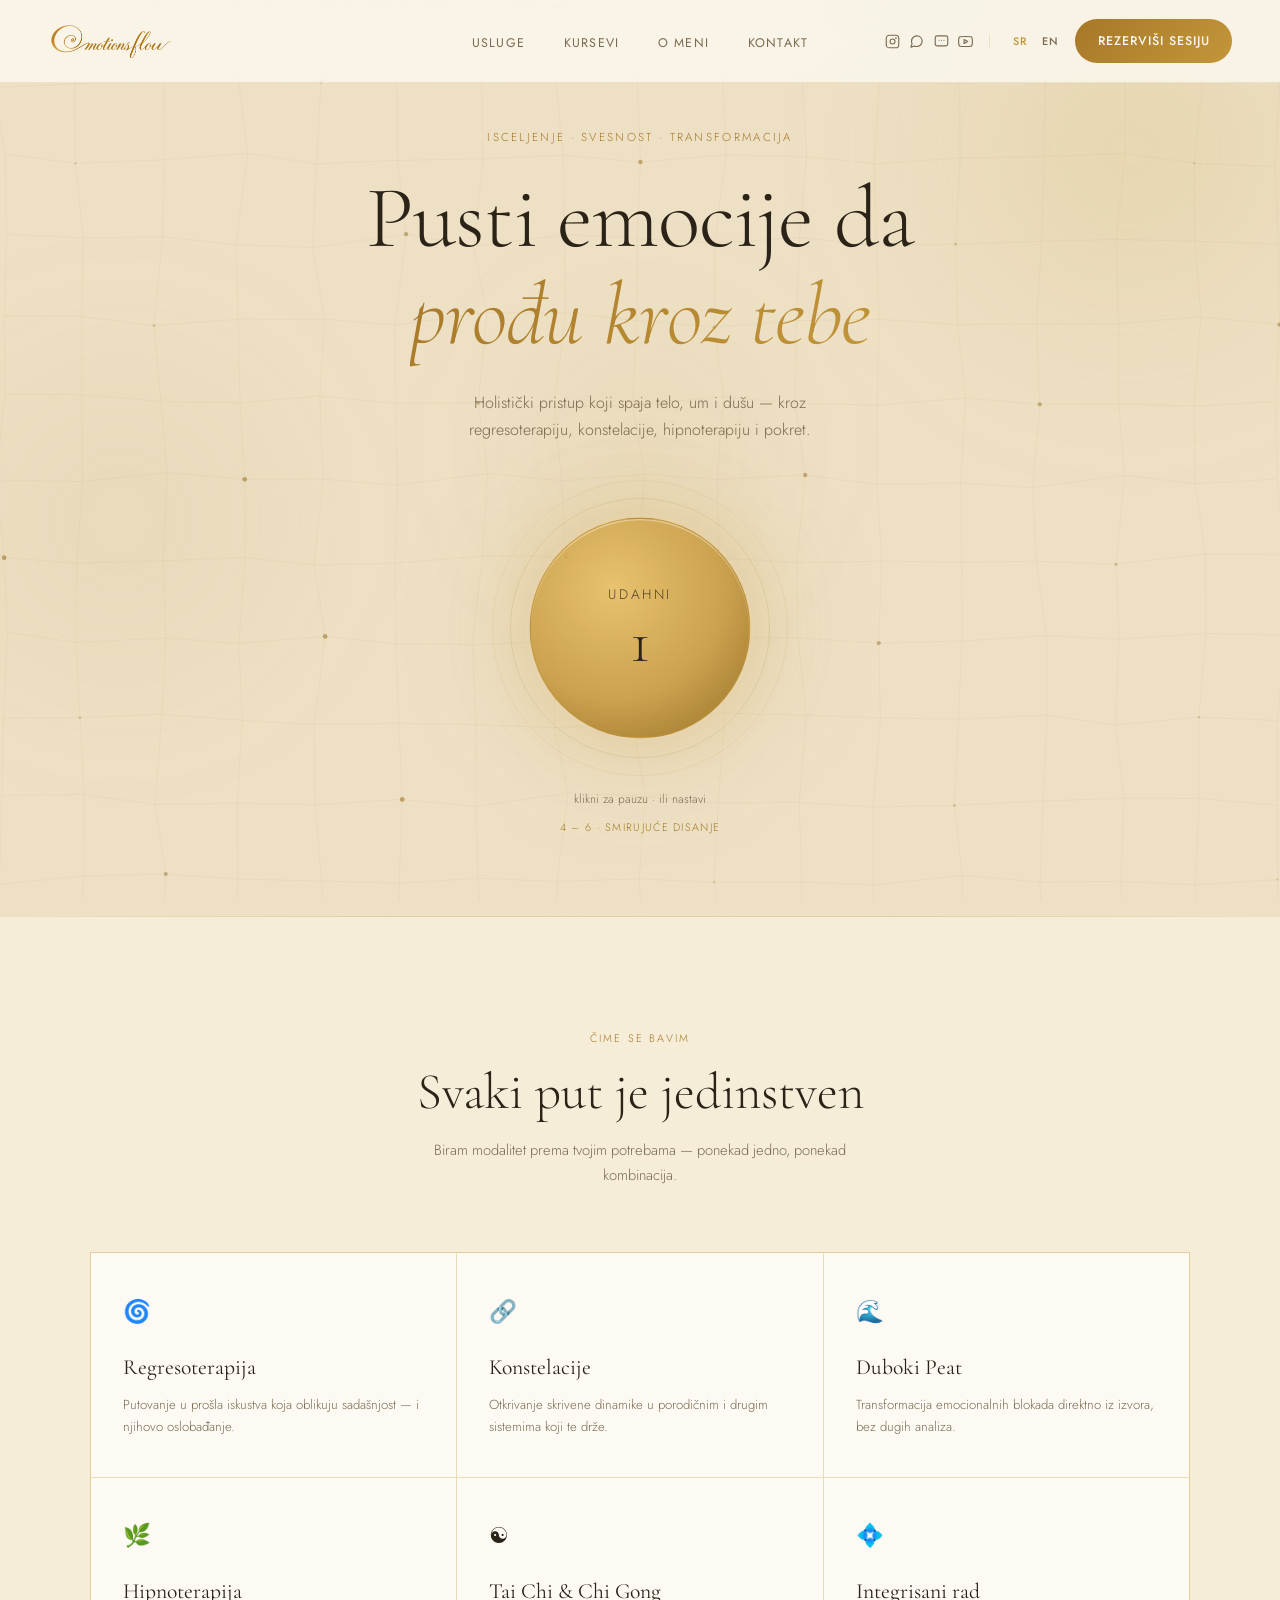
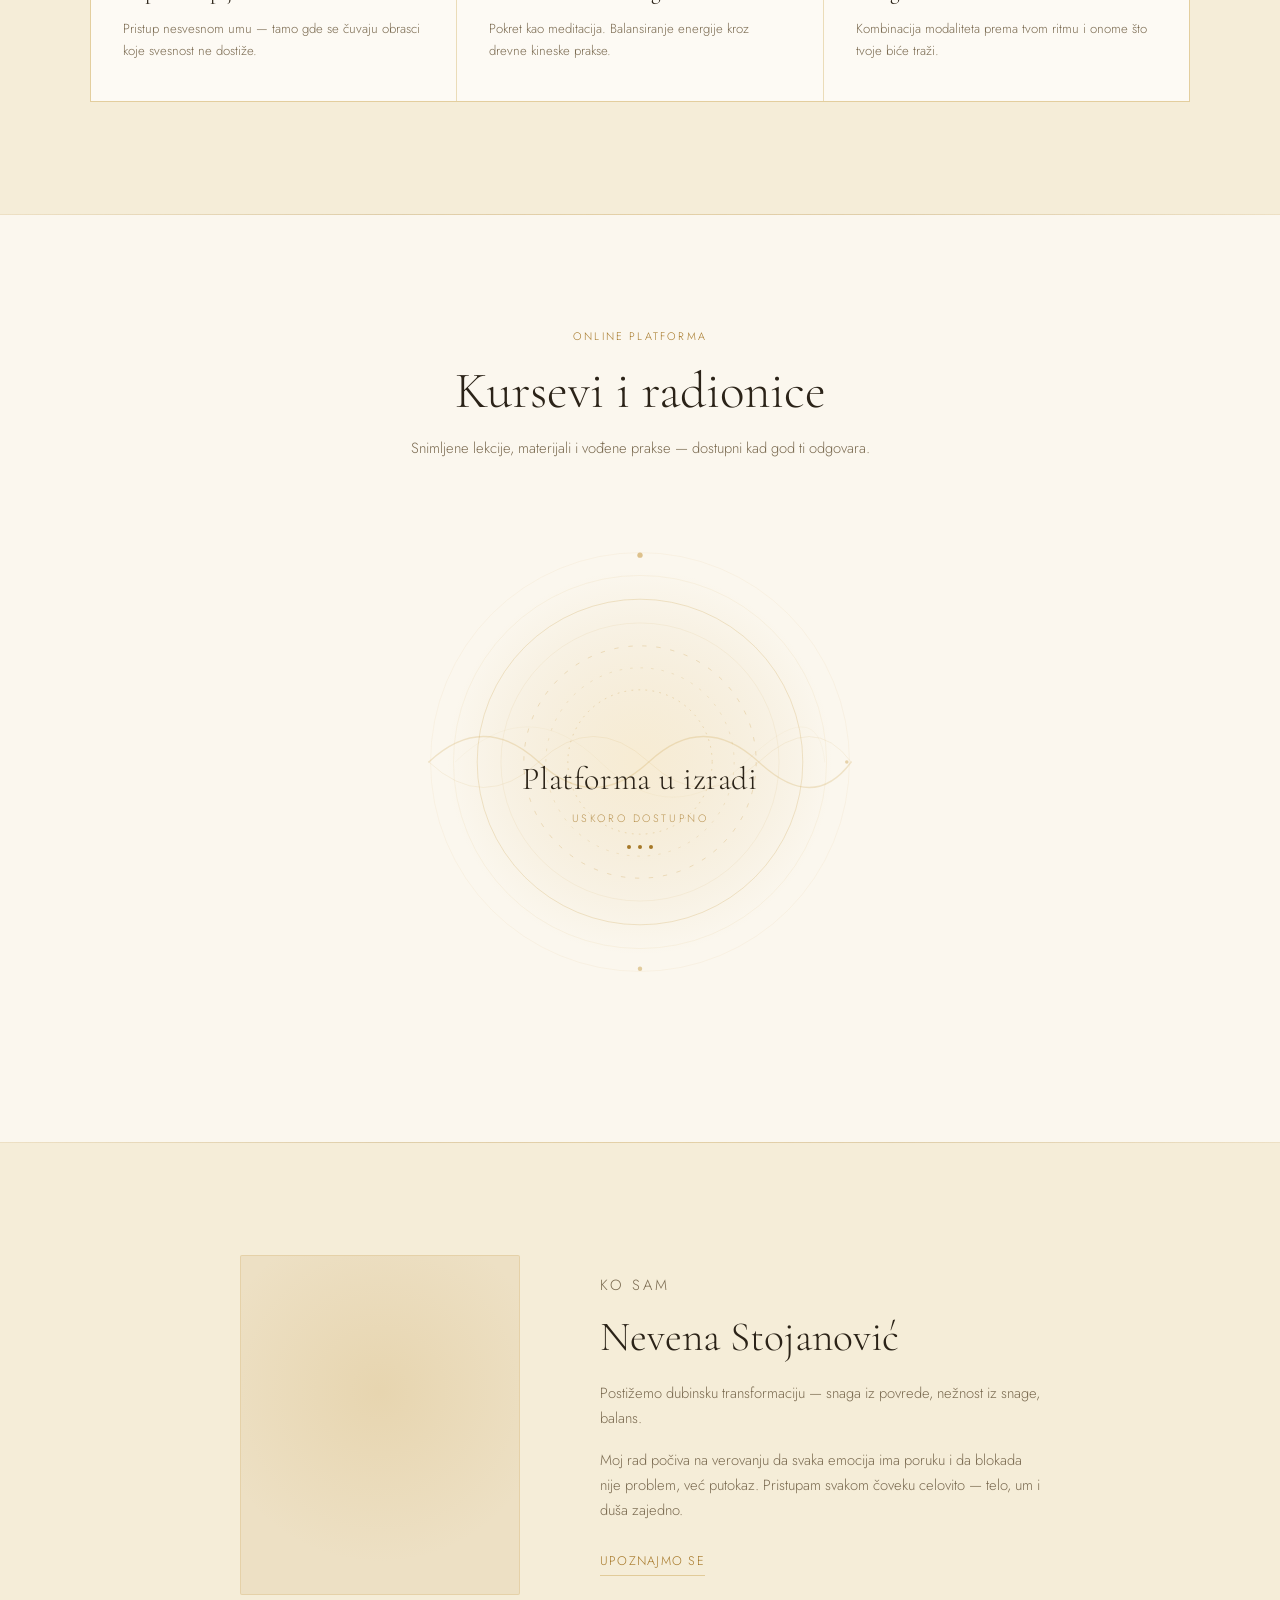
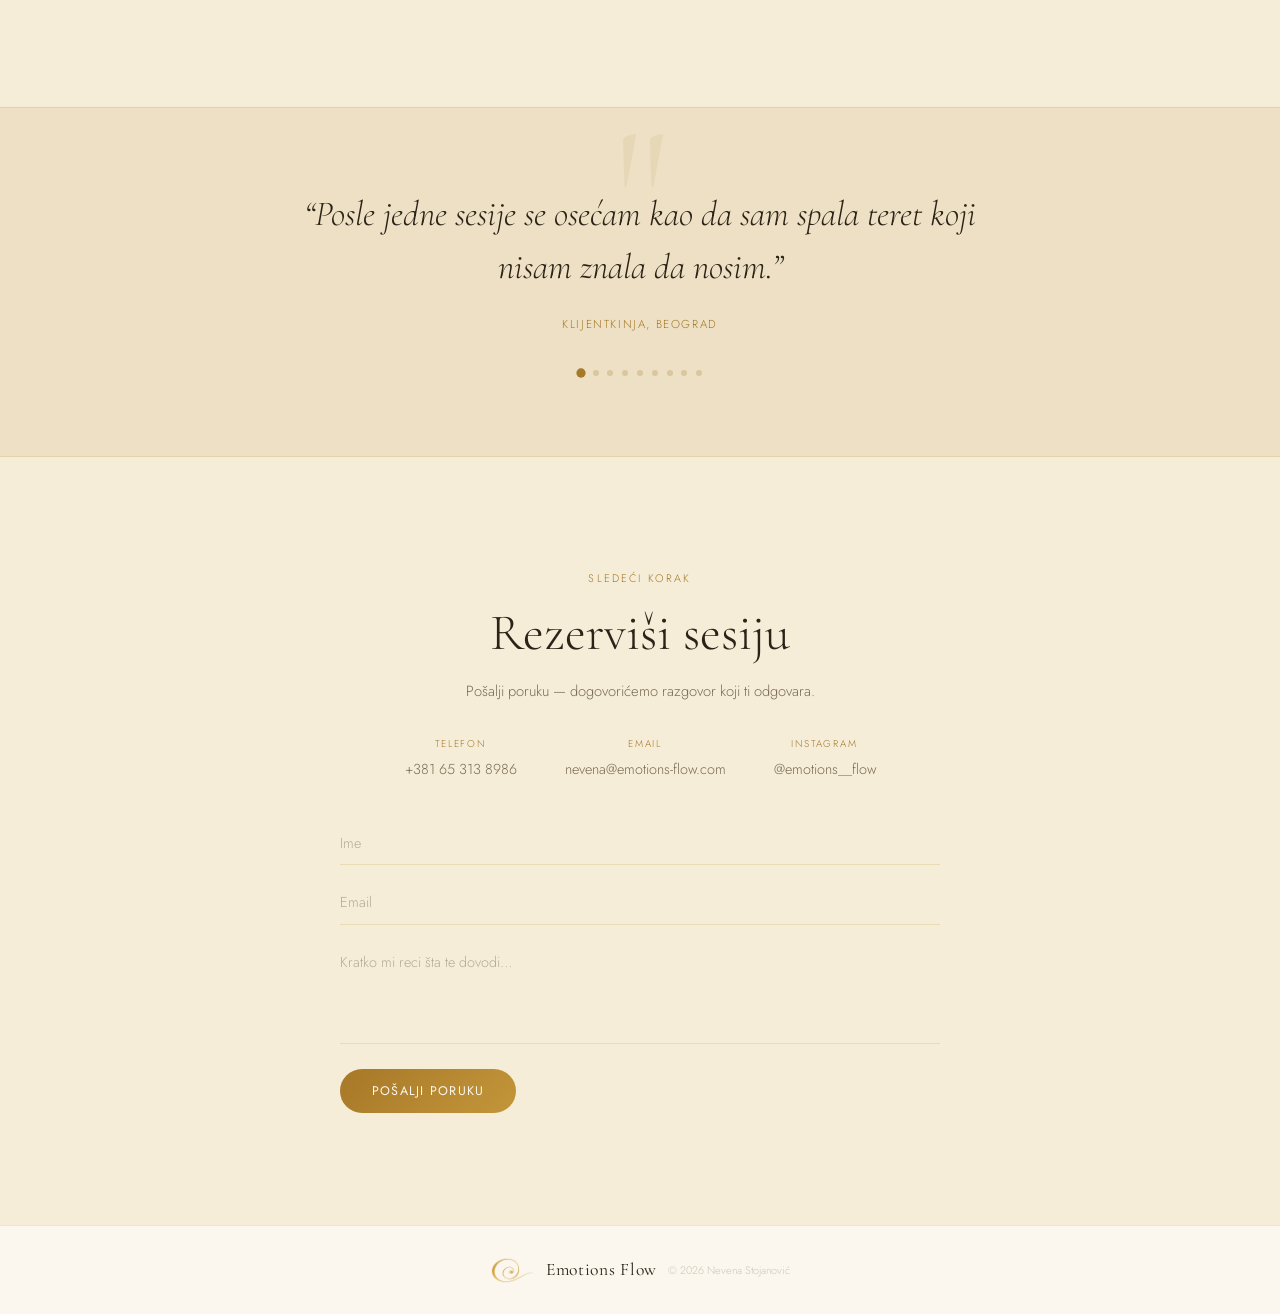
<file: index.html>
<!DOCTYPE html>
<html lang="sr">
<head>
<meta charset="UTF-8">
<meta name="viewport" content="width=device-width, initial-scale=1.0">
<title>Emotions Flow — Nevena Stojanović</title>
<link rel="canonical" href="https://emotionsflow.rs/sr/">
<link rel="alternate" hreflang="sr" href="https://emotionsflow.rs/sr/">
<link rel="alternate" hreflang="en" href="https://emotionsflow.rs/en/">
<link rel="alternate" hreflang="x-default" href="https://emotionsflow.rs/">
<meta http-equiv="refresh" content="0; url=sr/">
<script>
  window.location.replace('sr/');
</script>
</head>
<body>
<p>Redirecting… <a href="sr/">Srpska verzija</a> · <a href="en/">English version</a></p>
</body>
</html>
</file>
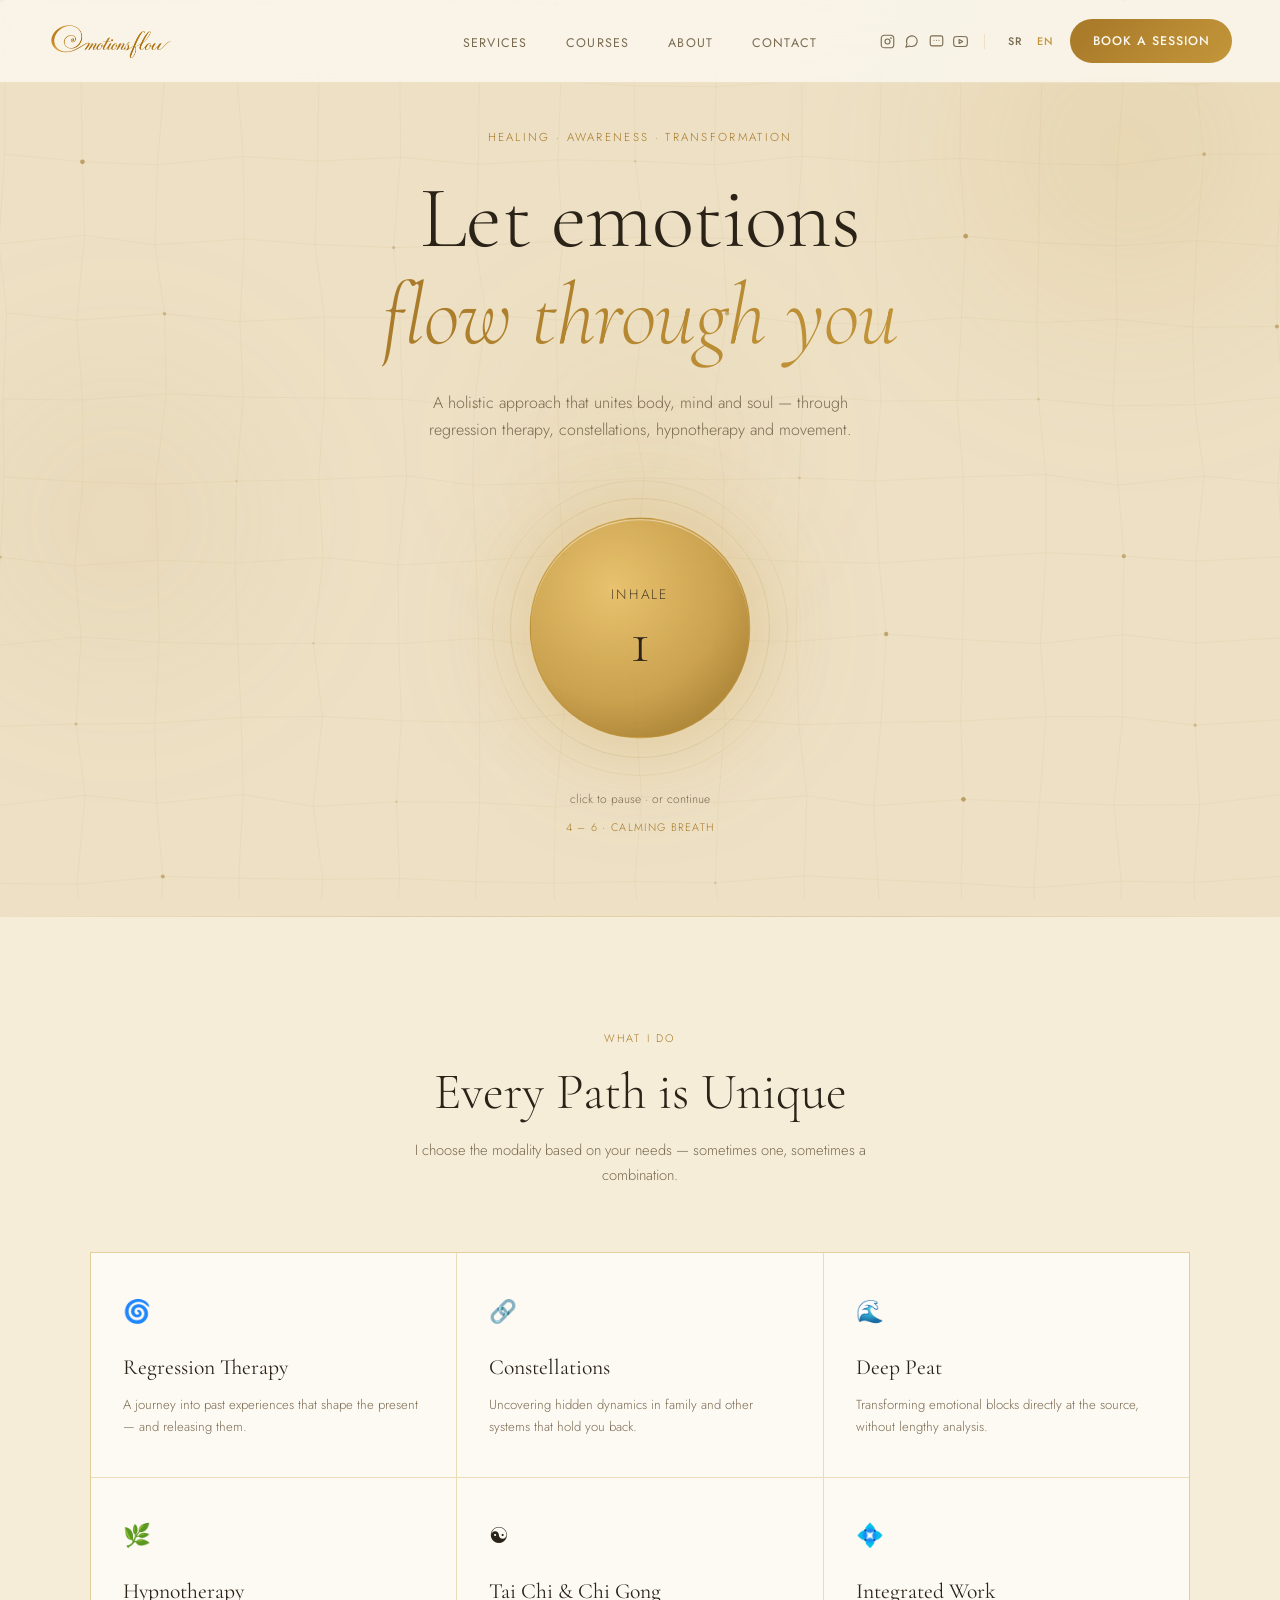
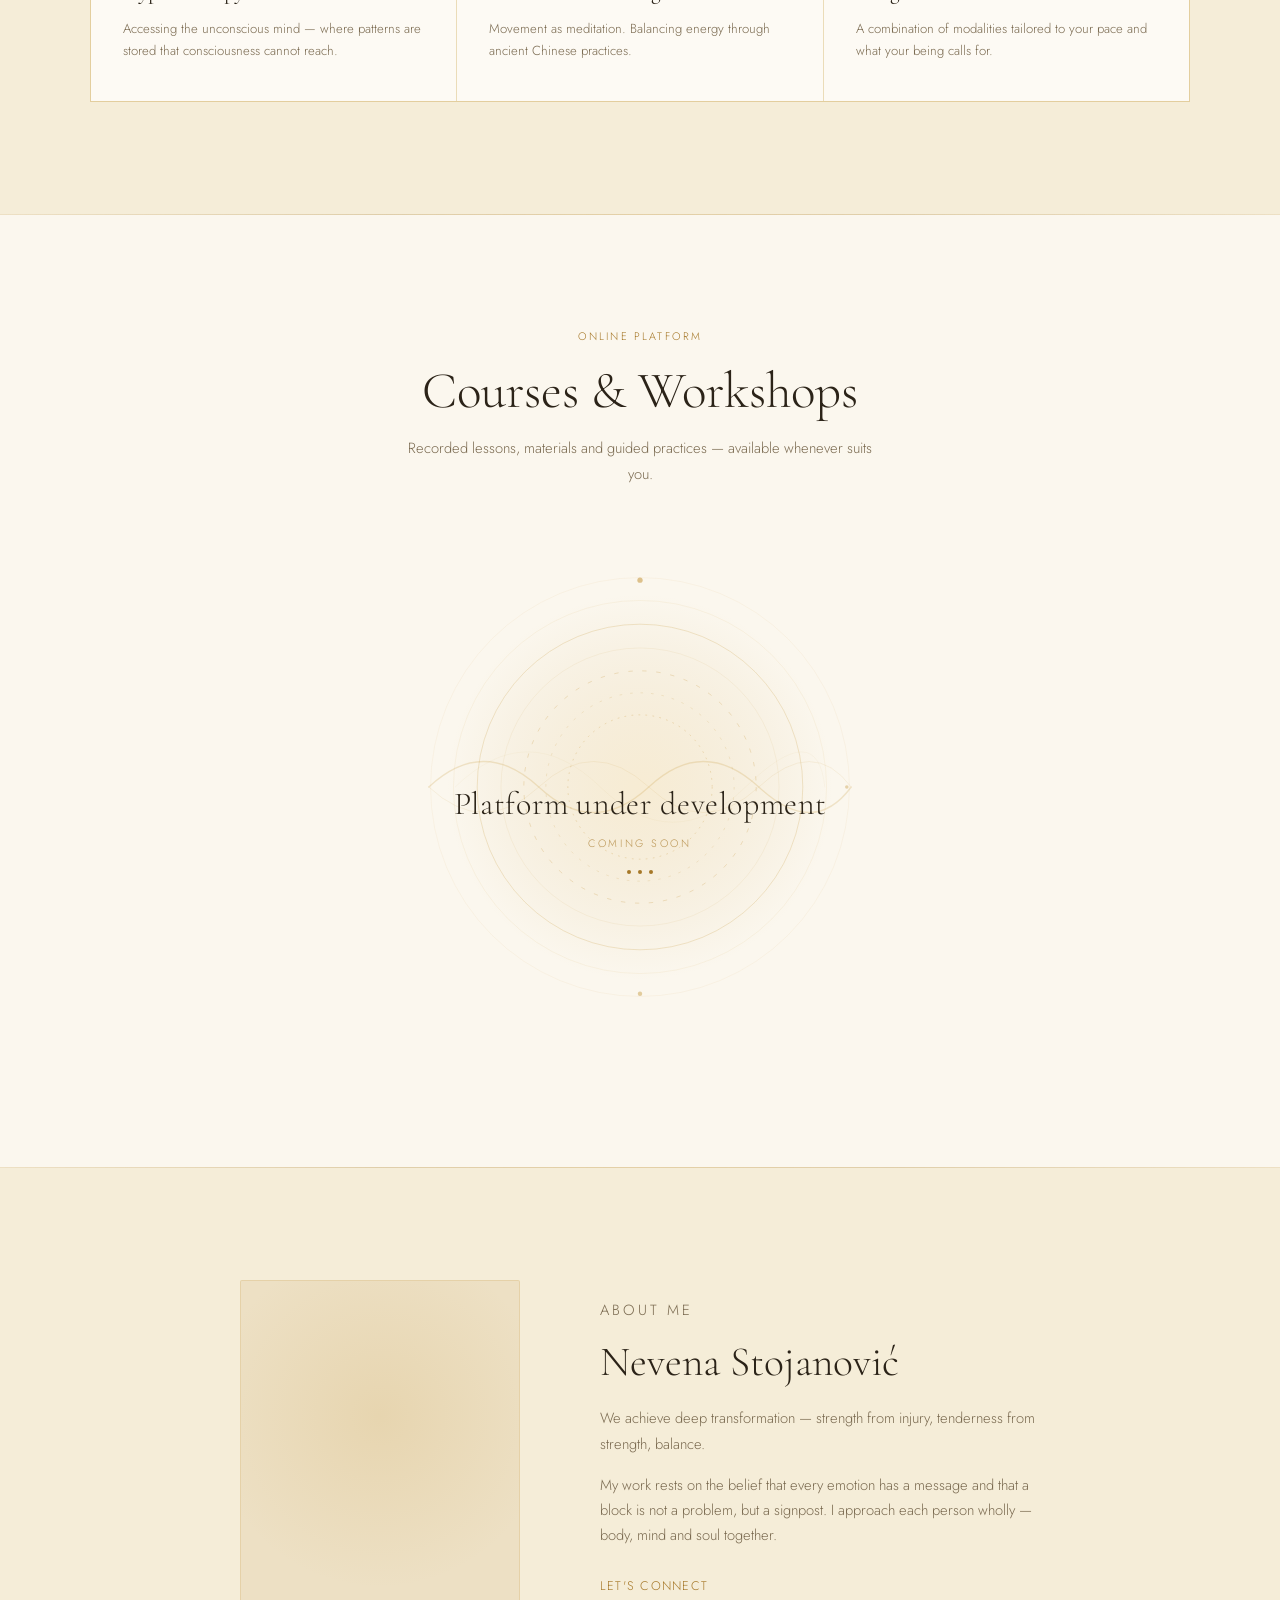
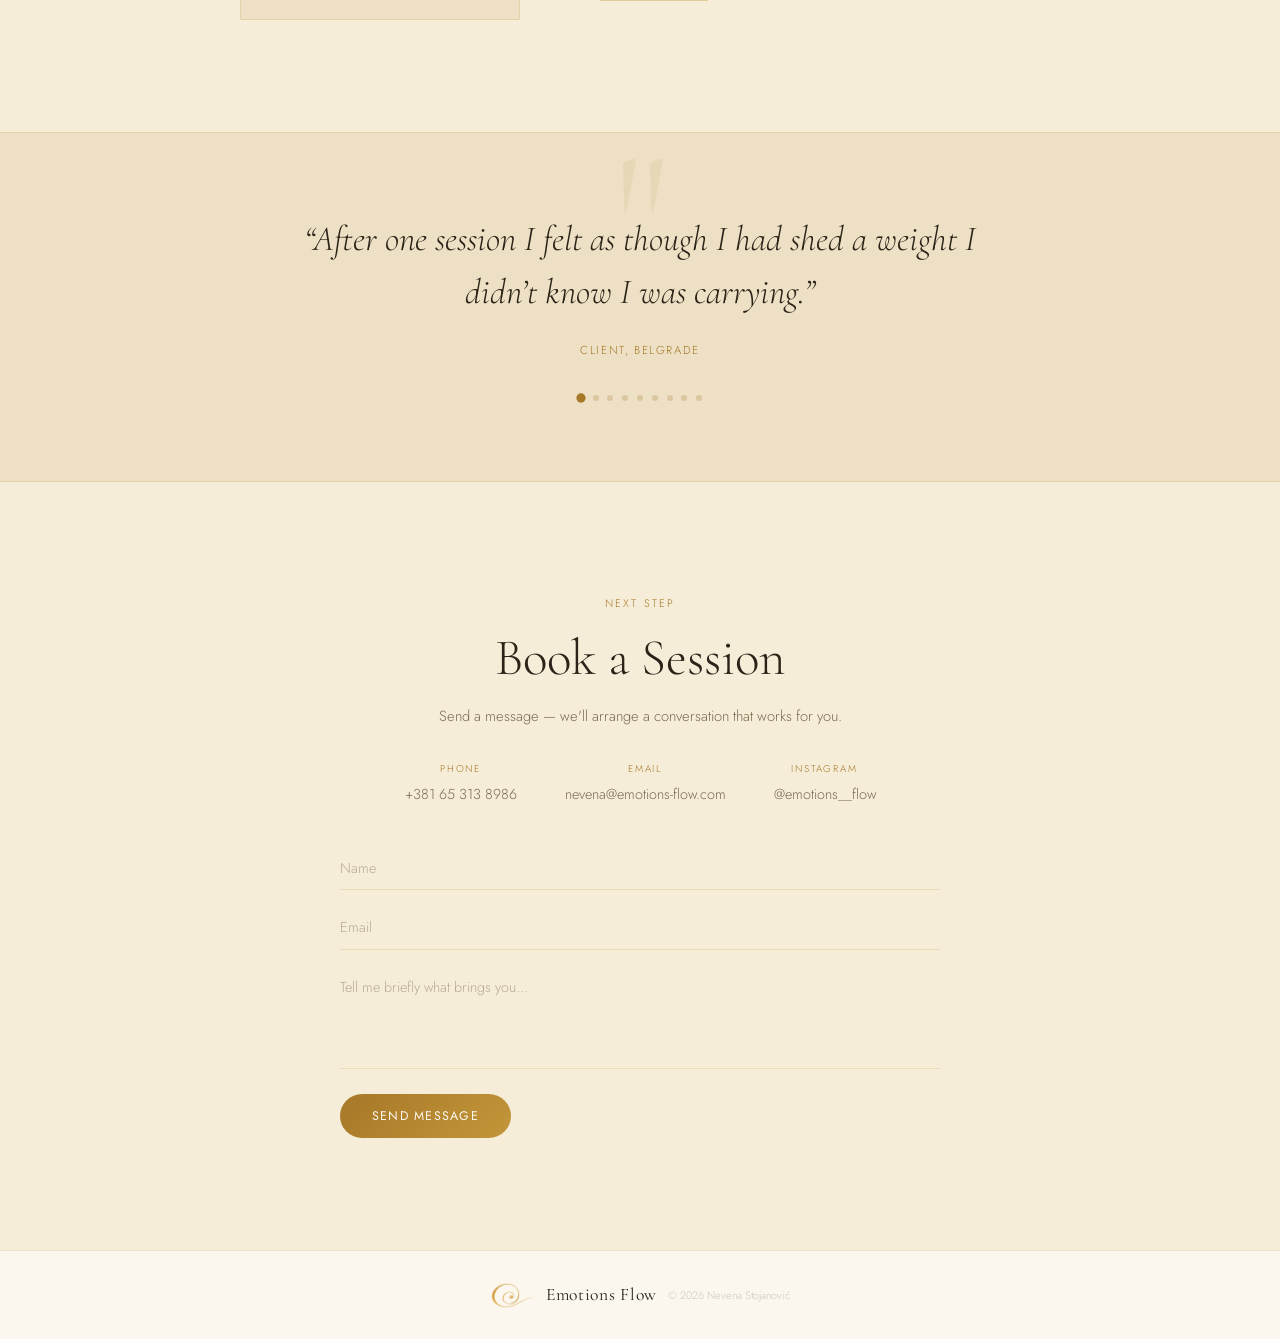
<file: en/index.html>
<!DOCTYPE html>
<html lang="en">
<head>
<meta charset="UTF-8">
<meta name="viewport" content="width=device-width, initial-scale=1.0">
<meta name="robots" content="index, follow">
<meta name="theme-color" content="#C4963A">

<!-- Primary SEO -->
<title>Regression Therapy Belgrade | Nevena Stojanović – Emotions Flow</title>
<meta name="description" content="Regression therapy, constellations and hypnotherapy in Belgrade. Holistic therapist Nevena Stojanović helps you release emotions and transform your life. Book a session.">
<meta name="keywords" content="regression therapy Belgrade, constellations therapy Belgrade, hypnotherapy Belgrade, deep peat, tai chi Belgrade, holistic therapist Serbia, emotional healing">
<meta name="author" content="Nevena Stojanović">

<!-- Canonical & hreflang -->
<link rel="canonical" href="https://emotions-flow.com/en/">
<link rel="alternate" hreflang="sr" href="https://emotions-flow.com/sr/">
<link rel="alternate" hreflang="en" href="https://emotions-flow.com/en/">
<link rel="alternate" hreflang="x-default" href="https://emotions-flow.com/">

<!-- Open Graph -->
<meta property="og:type" content="website">
<meta property="og:url" content="https://emotions-flow.com/en/">
<meta property="og:site_name" content="Emotions Flow">
<meta property="og:locale" content="en_US">
<meta property="og:locale:alternate" content="sr_RS">
<meta property="og:title" content="Regression Therapy Belgrade | Nevena Stojanović – Emotions Flow">
<meta property="og:description" content="Regression therapy, constellations and hypnotherapy in Belgrade. Holistic approach uniting body, mind and soul. Book a session.">
<meta property="og:image" content="https://emotions-flow.com/img/og-en.jpg">
<meta property="og:image:width" content="1200">
<meta property="og:image:height" content="630">
<meta property="og:image:alt" content="Emotions Flow – Nevena Stojanović, holistic therapist Belgrade">

<!-- Twitter Card -->
<meta name="twitter:card" content="summary_large_image">
<meta name="twitter:site" content="@emotions__flow">
<meta name="twitter:title" content="Regression Therapy Belgrade | Nevena Stojanović – Emotions Flow">
<meta name="twitter:description" content="Regression therapy, constellations and hypnotherapy in Belgrade. Holistic approach uniting body, mind and soul.">
<meta name="twitter:image" content="https://emotions-flow.com/img/og-en.jpg">

<!-- Font preload (critical above-fold fonts) -->
<link rel="preload" href="../fonts/cg-normal-latin.woff2" as="font" type="font/woff2" crossorigin>
<link rel="preload" href="../fonts/jost-latin.woff2" as="font" type="font/woff2" crossorigin>
<link rel="preload" href="../fonts/cg-italic-latin.woff2" as="font" type="font/woff2" crossorigin>

<!-- Stylesheet -->
<link rel="stylesheet" href="../css/style.css">

<!-- Schema markup (JSON-LD) -->
<script type="application/ld+json">
{
  "@context": "https://schema.org",
  "@graph": [
    {
      "@type": ["LocalBusiness", "HealthAndBeautyBusiness"],
      "@id": "https://emotionsflow.rs/#business",
      "name": "Emotions Flow",
      "alternateName": "Emotions Flow — Nevena Stojanović",
      "url": "https://emotionsflow.rs/",
      "logo": "https://emotionsflow.rs/img/logo.webp",
      "image": "https://emotionsflow.rs/img/og-en.jpg",
      "telephone": "+381653138986",
      "email": "nevena@emotions-flow.com",
      "address": {
        "@type": "PostalAddress",
        "addressLocality": "Belgrade",
        "addressCountry": "RS"
      },
      "geo": {
        "@type": "GeoCoordinates",
        "latitude": "44.8176",
        "longitude": "20.4569"
      },
      "sameAs": ["https://www.instagram.com/emotions__flow"],
      "founder": { "@id": "https://emotionsflow.rs/#nevena" },
      "description": "Holistic centre offering regression therapy, constellations, hypnotherapy, Deep Peat and Tai Chi in Belgrade.",
      "hasOfferCatalog": {
        "@type": "OfferCatalog",
        "name": "Therapeutic services",
        "itemListElement": [
          { "@type": "Offer", "itemOffered": { "@type": "Service", "name": "Regression Therapy", "description": "Journeying into past experiences that shape the present and releasing them." } },
          { "@type": "Offer", "itemOffered": { "@type": "Service", "name": "Constellations", "description": "Revealing hidden dynamics within family and other systems." } },
          { "@type": "Offer", "itemOffered": { "@type": "Service", "name": "Hypnotherapy", "description": "Accessing the unconscious mind to transform deep patterns." } },
          { "@type": "Offer", "itemOffered": { "@type": "Service", "name": "Deep Peat", "description": "Transforming emotional blockages directly from their source." } },
          { "@type": "Offer", "itemOffered": { "@type": "Service", "name": "Tai Chi & Chi Gong", "description": "Movement as meditation and energy balancing." } },
          { "@type": "Offer", "itemOffered": { "@type": "Service", "name": "Integrated Work", "description": "Combination of modalities tailored to each client's needs." } }
        ]
      }
    },
    {
      "@type": "Person",
      "@id": "https://emotionsflow.rs/#nevena",
      "name": "Nevena Stojanović",
      "jobTitle": "Holistic Therapist",
      "url": "https://emotionsflow.rs/en/#about",
      "worksFor": { "@id": "https://emotionsflow.rs/#business" },
      "sameAs": ["https://www.instagram.com/emotions__flow"]
    },
    {
      "@type": "WebSite",
      "@id": "https://emotionsflow.rs/#website",
      "url": "https://emotionsflow.rs/",
      "name": "Emotions Flow",
      "publisher": { "@id": "https://emotionsflow.rs/#business" },
      "inLanguage": ["sr", "en"],
      "potentialAction": {
        "@type": "ContactAction",
        "target": "https://emotionsflow.rs/en/#contact"
      }
    }
  ]
}
</script>
</head>
<body>

<!-- ORBOVI -->
<div class="orb orb-1"></div>
<div class="orb orb-2"></div>
<div class="orb orb-3"></div>

<!-- ANIMATED GRID CANVAS -->
<canvas id="canvas"></canvas>

<!-- SVG spiral -->
<svg style="display:none" xmlns="http://www.w3.org/2000/svg">
  <symbol id="spiral" viewBox="0 0 100 100">
    <g fill="none" stroke-linecap="round" stroke-linejoin="round">
      <circle cx="50" cy="50" r="44" stroke="url(#sg1)" stroke-width="2.5" opacity="0.3"/>
      <path d="M 50,6 A 44,44 0 1 1 6,50 A 38,38 0 1 1 50,12 A 32,32 0 1 1 18,50 A 26,26 0 1 1 50,24 A 20,20 0 1 1 30,50 A 14,14 0 1 1 50,36 A 8,8 0 1 1 42,50 A 4,4 0 1 1 50,46" stroke="url(#sg2)" stroke-width="3" opacity="0.95"/>
      <circle cx="50" cy="50" r="3" fill="url(#sg2)" opacity="0.9"/>
    </g>
    <defs>
      <linearGradient id="sg1" x1="0%" y1="0%" x2="100%" y2="100%">
        <stop offset="0%" stop-color="#C8B870"/>
        <stop offset="100%" stop-color="#C4963A"/>
      </linearGradient>
      <linearGradient id="sg2" x1="0%" y1="0%" x2="100%" y2="100%">
        <stop offset="0%" stop-color="#E8C06A"/>
        <stop offset="60%" stop-color="#C4963A"/>
        <stop offset="100%" stop-color="#8A6020"/>
      </linearGradient>
    </defs>
  </symbol>
</svg>

<!-- NAV -->
<nav>
  <a class="nav-logo" href=".">
    <img src="../img/logo.webp" alt="Emotions Flow" class="nav-logo-img">
  </a>
  <ul class="nav-links">
    <li><a href="#services">Services</a></li>
    <li><a href="#courses">Courses</a></li>
    <li><a href="#about">About</a></li>
    <li><a href="#contact">Contact</a></li>
  </ul>
  <div class="nav-right">
    <div class="nav-socials">
      <a class="nav-social" href="https://instagram.com/emotions__flow" target="_blank" rel="noopener" title="Instagram">
        <svg width="15" height="15" viewBox="0 0 24 24" fill="none" stroke="currentColor" stroke-width="1.8" stroke-linecap="round" stroke-linejoin="round"><rect x="2" y="2" width="20" height="20" rx="5" ry="5"/><circle cx="12" cy="12" r="4"/><circle cx="17.5" cy="6.5" r="0.5" fill="currentColor"/></svg>
      </a>
      <a class="nav-social" href="https://wa.me/381653138986" target="_blank" rel="noopener" title="WhatsApp">
        <svg width="15" height="15" viewBox="0 0 24 24" fill="none" stroke="currentColor" stroke-width="1.8" stroke-linecap="round" stroke-linejoin="round"><path d="M21 11.5a8.38 8.38 0 0 1-.9 3.8 8.5 8.5 0 0 1-7.6 4.7 8.38 8.38 0 0 1-3.8-.9L3 21l1.9-5.7a8.38 8.38 0 0 1-.9-3.8 8.5 8.5 0 0 1 4.7-7.6 8.38 8.38 0 0 1 3.8-.9h.5a8.48 8.48 0 0 1 8 8v.5z"/></svg>
      </a>
      <a class="nav-social" href="viber://chat?number=%2B381653138986" title="Viber">
        <svg width="15" height="15" viewBox="0 0 24 24" fill="none" stroke="currentColor" stroke-width="1.8" stroke-linecap="round" stroke-linejoin="round"><rect x="2" y="3" width="20" height="16" rx="3" ry="3"/><path d="M8 10h.01M12 10h.01M16 10h.01"/></svg>
      </a>
      <a class="nav-social" href="https://www.youtube.com/@emotions-flow" target="_blank" rel="noopener" title="YouTube">
        <svg width="15" height="15" viewBox="0 0 24 24" fill="none" stroke="currentColor" stroke-width="1.8" stroke-linecap="round" stroke-linejoin="round"><path d="M22.54 6.42a2.78 2.78 0 0 0-1.95-1.96C18.88 4 12 4 12 4s-6.88 0-8.59.46A2.78 2.78 0 0 0 1.46 6.42 29 29 0 0 0 1 12a29 29 0 0 0 .46 5.58 2.78 2.78 0 0 0 1.95 1.96C5.12 20 12 20 12 20s6.88 0 8.59-.46a2.78 2.78 0 0 0 1.95-1.96A29 29 0 0 0 23 12a29 29 0 0 0-.46-5.58z"/><polygon points="9.75 15.02 15.5 12 9.75 8.98 9.75 15.02"/></svg>
      </a>
    </div>
    <div class="lang-switch">
      <a class="lang-btn" href="../sr/">SR</a>
      <span class="lang-sep">·</span>
      <span class="lang-btn is-active">EN</span>
    </div>
    <a class="nav-cta" href="#contact">Book a Session</a>
  </div>
  <button class="hamburger" id="hamburger" aria-label="Open menu">
    <span></span><span></span><span></span>
  </button>
</nav>

<!-- MOBILE DRAWER -->
<div class="mobile-menu" id="mobileMenu">
  <button class="mobile-close" id="mobileClose" aria-label="Close">✕</button>
  <a href="#services"  onclick="closeMenu()">Services</a>
  <a href="#courses"   onclick="closeMenu()">Courses</a>
  <a href="#about"     onclick="closeMenu()">About</a>
  <a href="#contact"   onclick="closeMenu()">Contact</a>
  <a href="#contact" style="margin-top:2rem;background:linear-gradient(135deg,#C4963A,#E8C06A);color:#06050A;padding:0.7rem 2.5rem;border-radius:40px;font-size:0.78rem;letter-spacing:0.1em;text-transform:uppercase;font-weight:500" onclick="closeMenu()">Book a Session</a>
  <div class="mobile-socials">
    <a class="nav-social" href="https://instagram.com/emotions__flow" target="_blank" rel="noopener" title="Instagram">
      <svg width="15" height="15" viewBox="0 0 24 24" fill="none" stroke="currentColor" stroke-width="1.8" stroke-linecap="round" stroke-linejoin="round"><rect x="2" y="2" width="20" height="20" rx="5" ry="5"/><circle cx="12" cy="12" r="4"/><circle cx="17.5" cy="6.5" r="0.5" fill="currentColor"/></svg>
    </a>
    <a class="nav-social" href="https://wa.me/381653138986" target="_blank" rel="noopener" title="WhatsApp">
      <svg width="15" height="15" viewBox="0 0 24 24" fill="none" stroke="currentColor" stroke-width="1.8" stroke-linecap="round" stroke-linejoin="round"><path d="M21 11.5a8.38 8.38 0 0 1-.9 3.8 8.5 8.5 0 0 1-7.6 4.7 8.38 8.38 0 0 1-3.8-.9L3 21l1.9-5.7a8.38 8.38 0 0 1-.9-3.8 8.5 8.5 0 0 1 4.7-7.6 8.38 8.38 0 0 1 3.8-.9h.5a8.48 8.48 0 0 1 8 8v.5z"/></svg>
    </a>
    <a class="nav-social" href="viber://chat?number=%2B381653138986" title="Viber">
      <svg width="15" height="15" viewBox="0 0 24 24" fill="none" stroke="currentColor" stroke-width="1.8" stroke-linecap="round" stroke-linejoin="round"><rect x="2" y="3" width="20" height="16" rx="3" ry="3"/><path d="M8 10h.01M12 10h.01M16 10h.01"/></svg>
    </a>
    <a class="nav-social" href="https://www.youtube.com/@emotions-flow" target="_blank" rel="noopener" title="YouTube">
      <svg width="15" height="15" viewBox="0 0 24 24" fill="none" stroke="currentColor" stroke-width="1.8" stroke-linecap="round" stroke-linejoin="round"><path d="M22.54 6.42a2.78 2.78 0 0 0-1.95-1.96C18.88 4 12 4 12 4s-6.88 0-8.59.46A2.78 2.78 0 0 0 1.46 6.42 29 29 0 0 0 1 12a29 29 0 0 0 .46 5.58 2.78 2.78 0 0 0 1.95 1.96C5.12 20 12 20 12 20s6.88 0 8.59-.46a2.78 2.78 0 0 0 1.95-1.96A29 29 0 0 0 23 12a29 29 0 0 0-.46-5.58z"/><polygon points="9.75 15.02 15.5 12 9.75 8.98 9.75 15.02"/></svg>
    </a>
  </div>
</div>

<!-- HERO -->
<section class="hero">
  <p class="hero-kicker reveal">Healing · Awareness · Transformation</p>
  <h1 class="hero-title reveal">Let emotions<br><em>flow through you</em></h1>
  <p class="hero-sub reveal">A holistic approach that unites body, mind and soul — through regression therapy, constellations, hypnotherapy and movement.</p>

  <div class="breath-scene reveal scale-in" id="breathScene">
    <div class="breath-ring"></div>
    <div class="breath-ring"></div>
    <div class="breath-ring"></div>
    <div class="breath-bubble" id="bubble">
      <span class="breath-label" id="breathLabel">inhale</span>
      <span class="breath-count" id="breathCount">4</span>
    </div>
  </div>
  <p class="breath-start-hint reveal" id="breathHint">click to pause · or continue</p>
  <p class="breath-pattern-label reveal">4 – 6 · calming breath</p>
</section>

<div class="grid-divider"></div>

<!-- SERVICES -->
<section class="services" id="services">
  <p class="section-label reveal">What I Do</p>
  <h2 class="section-title reveal">Every Path is Unique</h2>
  <p class="section-desc reveal">I choose the modality based on your needs — sometimes one, sometimes a combination.</p>
  <div class="services-grid reveal-stagger">
    <div class="service-item reveal">
      <span class="service-icon">🌀</span>
      <p class="service-name">Regression Therapy</p>
      <p class="service-desc">A journey into past experiences that shape the present — and releasing them.</p>
    </div>
    <div class="service-item reveal">
      <span class="service-icon">🔗</span>
      <p class="service-name">Constellations</p>
      <p class="service-desc">Uncovering hidden dynamics in family and other systems that hold you back.</p>
    </div>
    <div class="service-item reveal">
      <span class="service-icon">🌊</span>
      <p class="service-name">Deep Peat</p>
      <p class="service-desc">Transforming emotional blocks directly at the source, without lengthy analysis.</p>
    </div>
    <div class="service-item reveal">
      <span class="service-icon">🌿</span>
      <p class="service-name">Hypnotherapy</p>
      <p class="service-desc">Accessing the unconscious mind — where patterns are stored that consciousness cannot reach.</p>
    </div>
    <div class="service-item reveal">
      <span class="service-icon">☯</span>
      <p class="service-name">Tai Chi &amp; Chi Gong</p>
      <p class="service-desc">Movement as meditation. Balancing energy through ancient Chinese practices.</p>
    </div>
    <div class="service-item reveal">
      <span class="service-icon">💠</span>
      <p class="service-name">Integrated Work</p>
      <p class="service-desc">A combination of modalities tailored to your pace and what your being calls for.</p>
    </div>
  </div>
</section>

<div class="grid-divider"></div>

<!-- COURSES -->
<section class="courses" id="courses">
  <p class="section-label reveal">Online Platform</p>
  <h2 class="section-title reveal">Courses &amp; Workshops</h2>
  <p class="section-desc reveal">Recorded lessons, materials and guided practices — available whenever suits you.</p>
  <div class="coming-soon reveal scale-in">
    <div class="cs-scene">
      <svg class="cs-svg" viewBox="0 0 500 500" fill="none" xmlns="http://www.w3.org/2000/svg">
        <defs>
          <radialGradient id="csg0" cx="50%" cy="50%" r="50%">
            <stop offset="0%" stop-color="#E8C06A" stop-opacity="0.20"/>
            <stop offset="75%" stop-color="#C4963A" stop-opacity="0.05"/>
            <stop offset="100%" stop-color="#C4963A" stop-opacity="0"/>
          </radialGradient>
        </defs>
        <circle cx="250" cy="250" r="220" fill="url(#csg0)" class="cs-glow"/>
        <circle cx="250" cy="250" r="238" stroke="rgba(196,150,58,0.12)" stroke-width="0.6" class="cs-r1"/>
        <circle cx="250" cy="250" r="212" stroke="rgba(196,150,58,0.18)" stroke-width="0.5" class="cs-r2"/>
        <circle cx="250" cy="250" r="185" stroke="rgba(196,150,58,0.28)" stroke-width="0.9" class="cs-r3"/>
        <circle cx="250" cy="250" r="158" stroke="rgba(196,150,58,0.20)" stroke-width="0.5" class="cs-r4"/>
        <path d="M 10,250 Q 72,192 135,250 Q 197,308 260,250 Q 322,192 385,250 Q 447,308 490,250" stroke="rgba(196,150,58,0.22)" stroke-width="1.5" stroke-linecap="round" class="cs-wave-a"/>
        <path d="M 10,250 Q 72,308 135,250 Q 197,192 260,250 Q 322,308 385,250 Q 447,192 490,250" stroke="rgba(196,150,58,0.12)" stroke-width="1" stroke-linecap="round" class="cs-wave-b"/>
        <path d="M 40,250 Q 122,170 205,250 Q 287,330 370,250 Q 452,170 460,250" stroke="rgba(196,150,58,0.08)" stroke-width="0.7" stroke-linecap="round" class="cs-wave-c"/>
        <circle cx="250" cy="250" r="132" stroke="rgba(196,150,58,0.35)" stroke-width="0.8" stroke-dasharray="5 11" class="cs-dash-1"/>
        <circle cx="250" cy="250" r="107" stroke="rgba(196,150,58,0.28)" stroke-width="0.7" stroke-dasharray="3 9" class="cs-dash-2"/>
        <circle cx="250" cy="250" r="82" stroke="rgba(196,150,58,0.50)" stroke-width="0.6" stroke-dasharray="2 6" class="cs-dash-3"/>
        <circle cx="250" cy="15" r="3" fill="rgba(196,150,58,0.55)" class="cs-dot-top"/>
        <circle cx="485" cy="250" r="2" fill="rgba(196,150,58,0.38)" class="cs-dot-right"/>
        <circle cx="250" cy="485" r="2.5" fill="rgba(196,150,58,0.45)" class="cs-dot-bottom"/>
      </svg>
      <div class="cs-content">
        <svg class="cs-spiral" viewBox="0 0 100 100" xmlns="http://www.w3.org/2000/svg">
          <use href="#spiral"/>
        </svg>
        <p class="cs-title">Platform under development</p>
        <p class="cs-subtitle">coming soon</p>
        <div class="cs-dots">
          <span></span><span></span><span></span>
        </div>
      </div>
    </div>
  </div>
</section>

<div class="grid-divider"></div>

<!-- ABOUT -->
<section class="about-wrap" id="about">
  <div class="about">
    <div class="about-visual reveal from-left">
      <svg class="about-spiral" viewBox="0 0 100 100" xmlns="http://www.w3.org/2000/svg"><use href="#spiral"/></svg>
    </div>
    <div class="about-text reveal from-right">
      <p class="section-label">About Me</p>
      <h2>Nevena Stojanović</h2>
      <p>We achieve deep transformation — strength from injury, tenderness from strength, balance.</p>
      <p>My work rests on the belief that every emotion has a message and that a block is not a problem, but a signpost. I approach each person wholly — body, mind and soul together.</p>
      <a class="about-cta" href="#contact">Let's Connect</a>
    </div>
  </div>
</section>

<!-- TESTIMONIAL -->
<div class="testimonial-strip">
  <blockquote class="t-quote" id="tQuote">&#8220;After one session I felt as though I had shed a weight I didn&#8217;t know I was carrying.&#8221;</blockquote>
  <cite class="t-cite" id="tCite">Client, Belgrade</cite>
  <div class="t-dots">
    <button class="t-dot active" aria-label="Testimonial 1"></button>
    <button class="t-dot" aria-label="Testimonial 2"></button>
    <button class="t-dot" aria-label="Testimonial 3"></button>
    <button class="t-dot" aria-label="Testimonial 4"></button>
    <button class="t-dot" aria-label="Testimonial 5"></button>
    <button class="t-dot" aria-label="Testimonial 6"></button>
    <button class="t-dot" aria-label="Testimonial 7"></button>
    <button class="t-dot" aria-label="Testimonial 8"></button>
    <button class="t-dot" aria-label="Testimonial 9"></button>
  </div>
</div>

<!-- CONTACT -->
<section class="contact" id="contact">
  <p class="section-label reveal">Next Step</p>
  <h2 class="section-title reveal">Book a Session</h2>
  <p class="section-desc reveal" style="margin-bottom:0">Send a message — we'll arrange a conversation that works for you.</p>
  <div class="contact-info reveal">
    <a class="contact-info-item" href="tel:+381653138986">
      <span>Phone</span><span>+381 65 313 8986</span>
    </a>
    <a class="contact-info-item" href="mailto:nevena@emotions-flow.com">
      <span>Email</span><span>nevena@emotions-flow.com</span>
    </a>
    <a class="contact-info-item" href="https://instagram.com/emotions__flow" target="_blank" rel="noopener">
      <span>Instagram</span><span>@emotions__flow</span>
    </a>
  </div>
  <form class="contact-form reveal" onsubmit="handleSubmit(event)">
    <input type="text" name="name" placeholder="Name" required>
    <input type="email" name="email" placeholder="Email" required>
    <textarea name="message" rows="4" placeholder="Tell me briefly what brings you…"></textarea>
    <button type="submit">Send message</button>
  </form>
  <div class="contact-success" id="contactSuccess" style="display:none">
    Thank you! Your message has been received — I'll be in touch soon. 🌿
  </div>
</section>

<!-- FOOTER -->
<footer>
  <div class="footer-left">
    <img src="../img/spiral.png" alt="" class="footer-spiral">
    <span class="footer-logo">Emotions Flow</span>
    <span class="footer-copy">© 2026 Nevena Stojanović</span>
  </div>
</footer>

<script src="../js/main.js"></script>
</body>
</html>
</file>
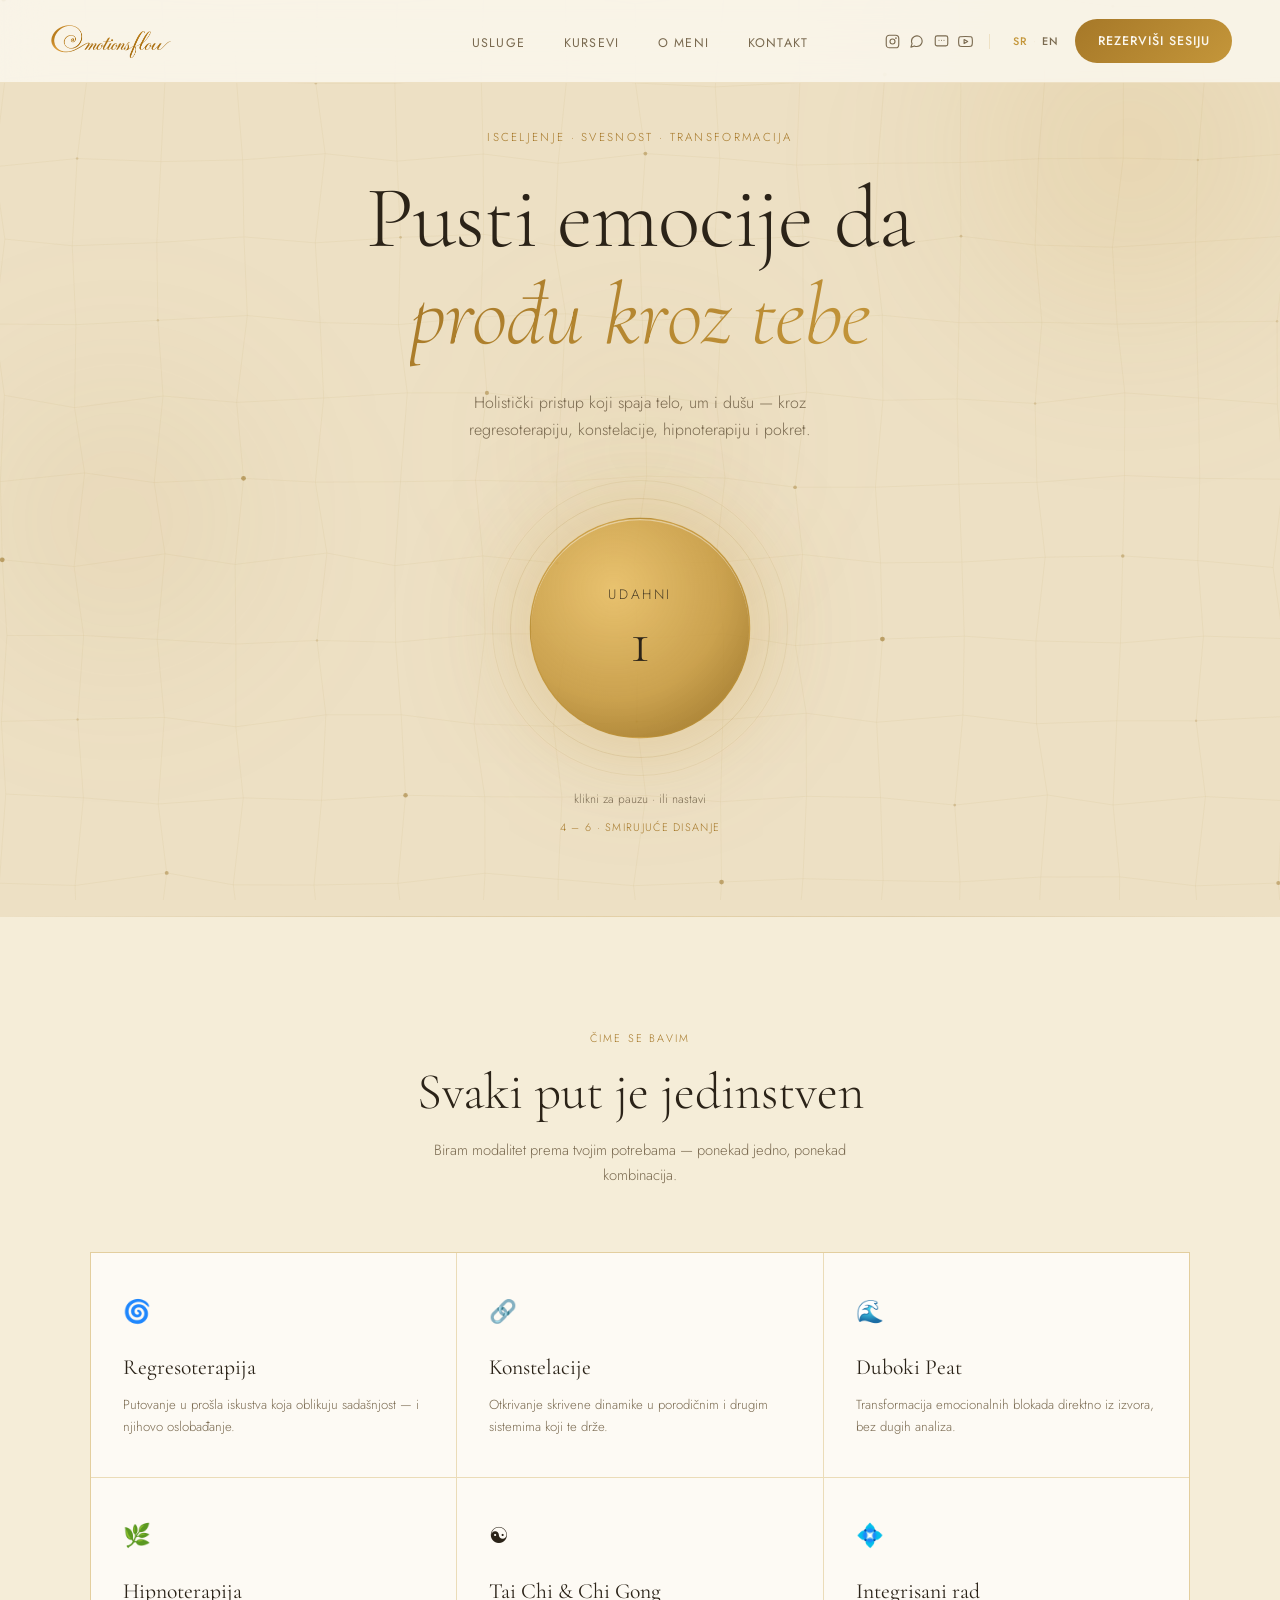
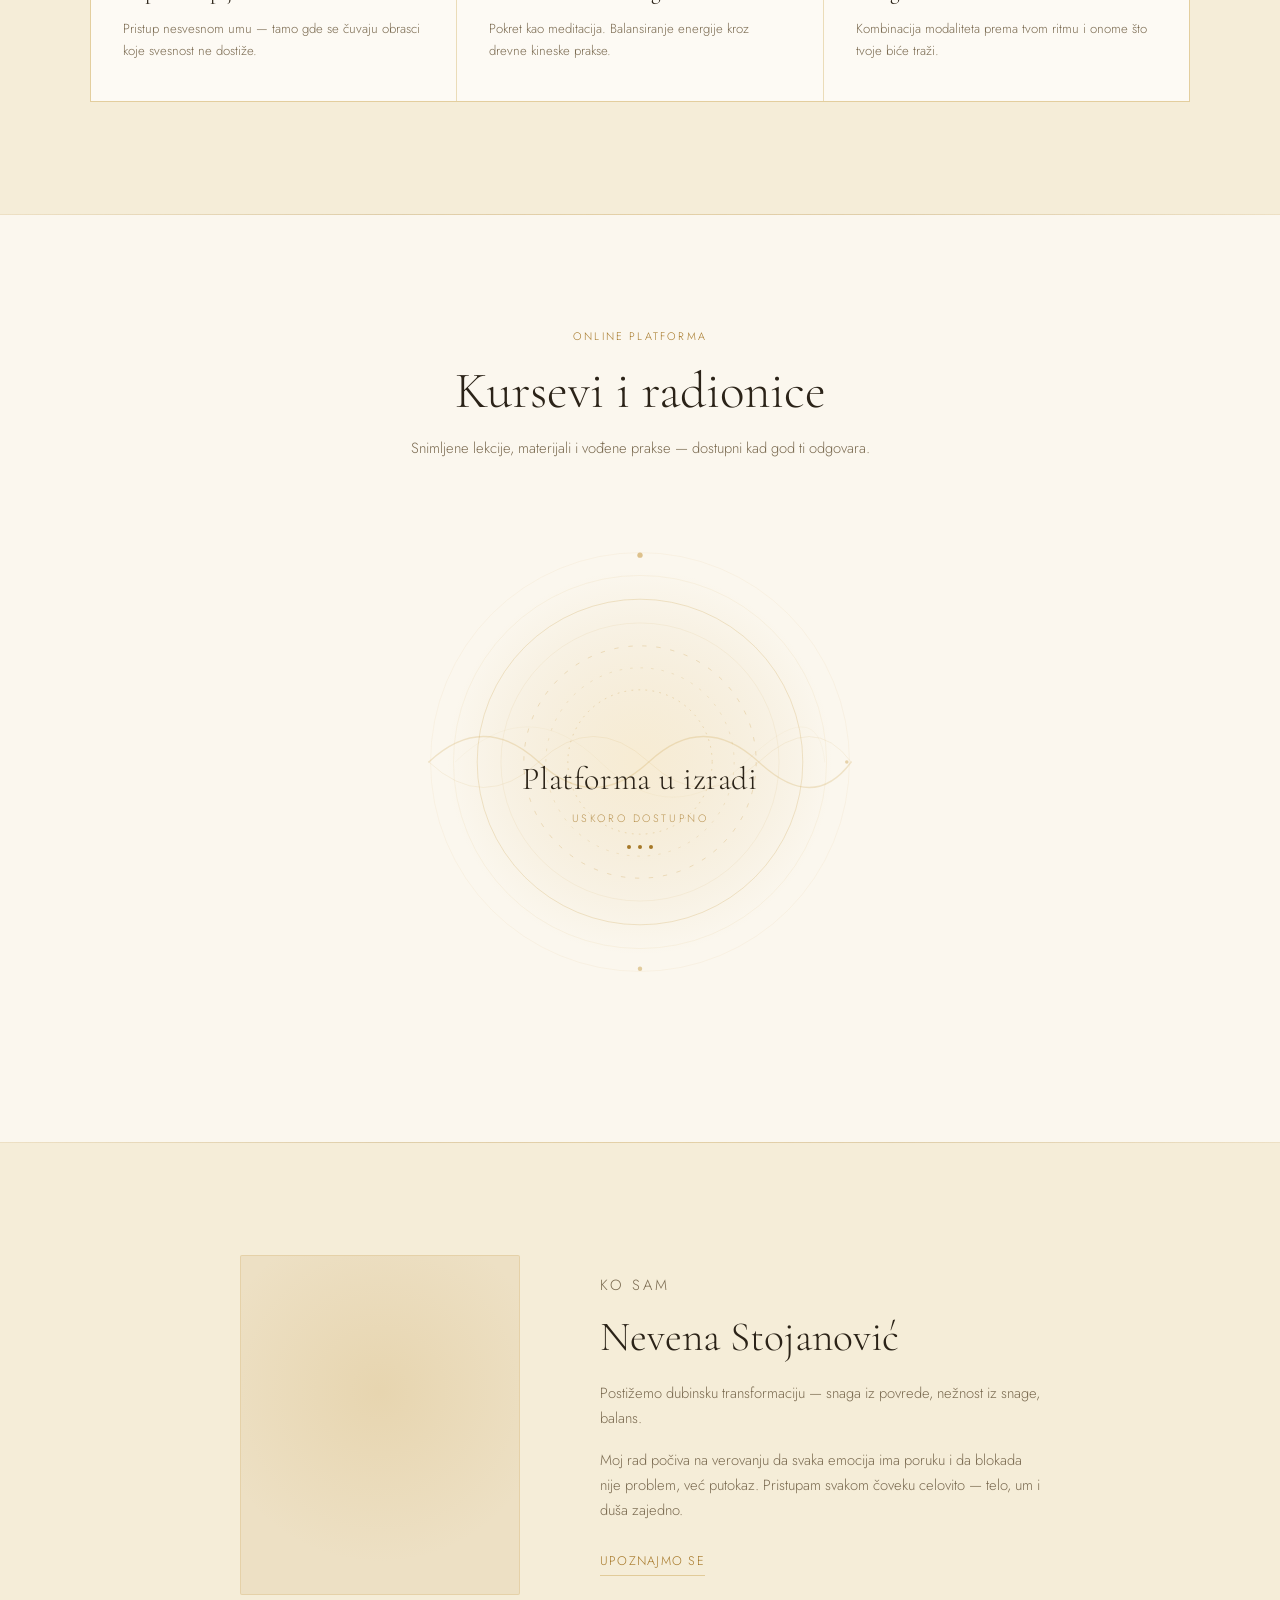
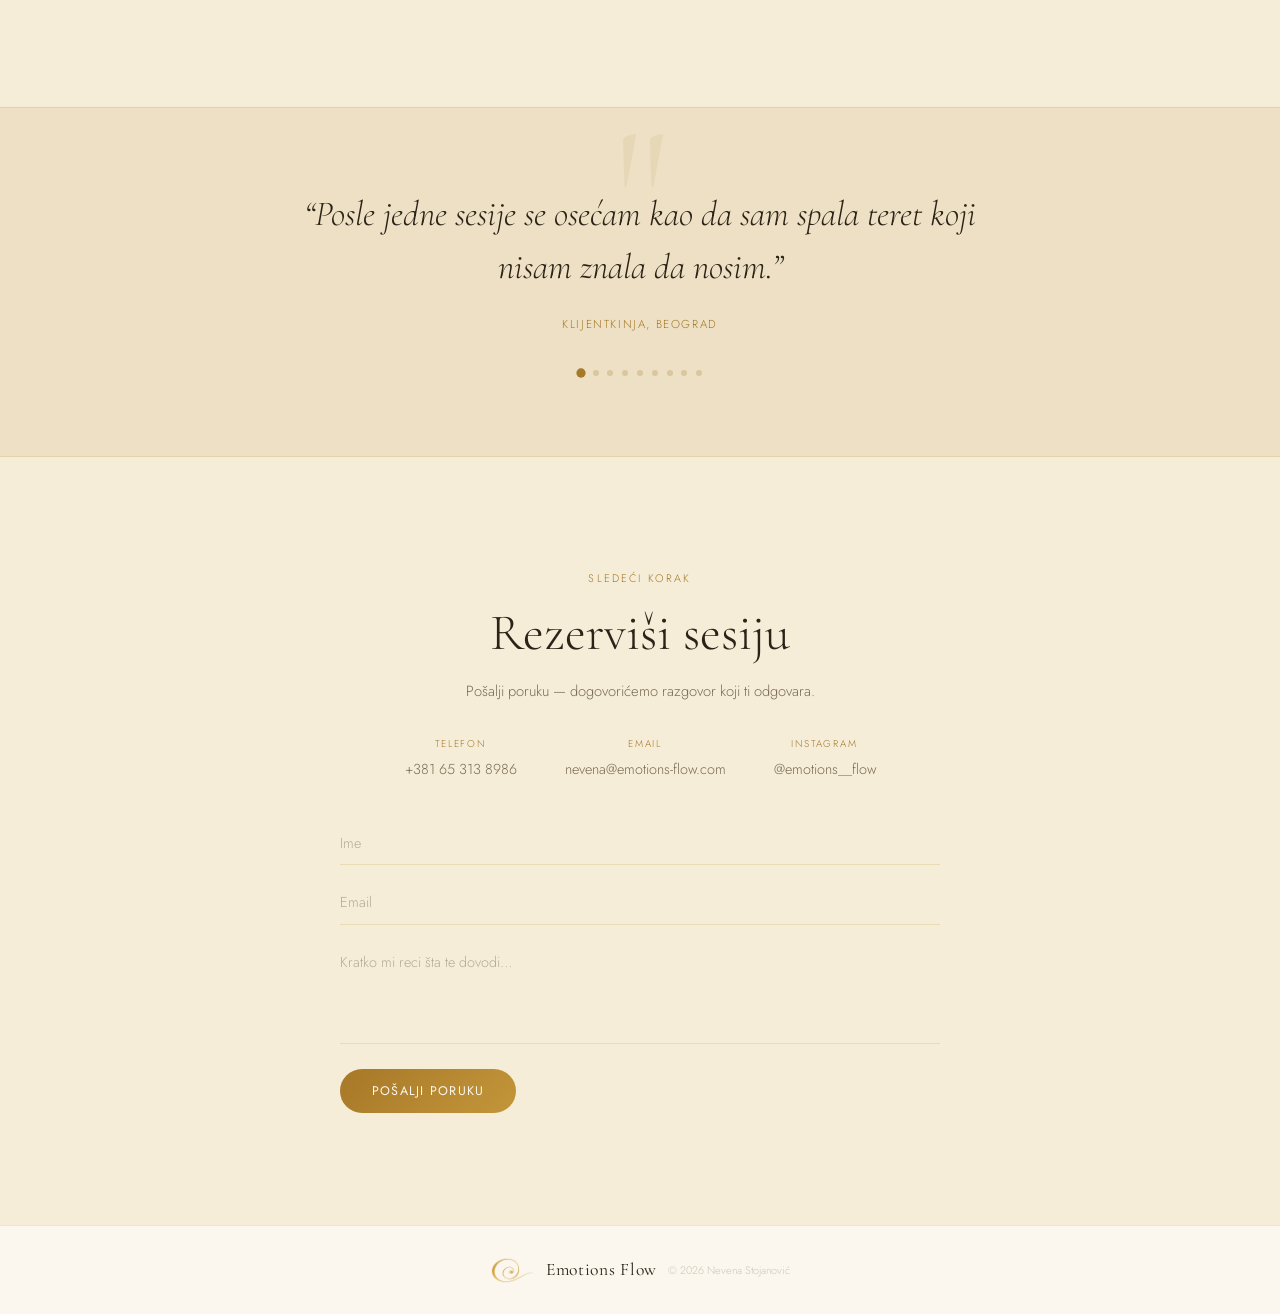
<file: sr/index.html>
<!DOCTYPE html>
<html lang="sr">
<head>
<meta charset="UTF-8">
<meta name="viewport" content="width=device-width, initial-scale=1.0">
<meta name="robots" content="index, follow">
<meta name="theme-color" content="#C4963A">

<!-- Primary SEO -->
<title>Regresoterapija i Konstelacije Beograd | Nevena Stojanović – Emotions Flow</title>
<meta name="description" content="Regresoterapija, konstelacije i hipnoterapija u Beogradu. Holistički terapeut Nevena Stojanović pomaže ti da oslobodiš emocije i transformišeš biće. Rezerviši sesiju.">
<meta name="keywords" content="regresoterapija Beograd, konstelacije Beograd, hipnoterapija Beograd, duboki peat, tai chi Beograd, holistički terapeut, emotivno isceljenje">
<meta name="author" content="Nevena Stojanović">

<!-- Canonical & hreflang -->
<link rel="canonical" href="https://emotions-flow.com/sr/">
<link rel="alternate" hreflang="sr" href="https://emotions-flow.com/sr/">
<link rel="alternate" hreflang="en" href="https://emotions-flow.com/en/">
<link rel="alternate" hreflang="x-default" href="https://emotions-flow.com/">

<!-- Open Graph -->
<meta property="og:type" content="website">
<meta property="og:url" content="https://emotions-flow.com/sr/">
<meta property="og:site_name" content="Emotions Flow">
<meta property="og:locale" content="sr_RS">
<meta property="og:locale:alternate" content="en_US">
<meta property="og:title" content="Regresoterapija i Konstelacije Beograd | Nevena Stojanović">
<meta property="og:description" content="Regresoterapija, konstelacije i hipnoterapija u Beogradu. Holistički pristup koji spaja telo, um i dušu. Rezerviši sesiju.">
<meta property="og:image" content="https://emotions-flow.com/img/og-sr.jpg">
<meta property="og:image:width" content="1200">
<meta property="og:image:height" content="630">
<meta property="og:image:alt" content="Emotions Flow – Nevena Stojanović, holistički terapeut Beograd">

<!-- Twitter Card -->
<meta name="twitter:card" content="summary_large_image">
<meta name="twitter:site" content="@emotions__flow">
<meta name="twitter:title" content="Regresoterapija i Konstelacije Beograd | Nevena Stojanović">
<meta name="twitter:description" content="Regresoterapija, konstelacije i hipnoterapija u Beogradu. Holistički pristup koji spaja telo, um i dušu.">
<meta name="twitter:image" content="https://emotions-flow.com/img/og-sr.jpg">

<!-- Font preload (critical above-fold fonts) -->
<link rel="preload" href="../fonts/cg-normal-latin.woff2" as="font" type="font/woff2" crossorigin>
<link rel="preload" href="../fonts/cg-normal-cyrillic.woff2" as="font" type="font/woff2" crossorigin>
<link rel="preload" href="../fonts/jost-latin.woff2" as="font" type="font/woff2" crossorigin>
<link rel="preload" href="../fonts/jost-cyrillic.woff2" as="font" type="font/woff2" crossorigin>
<link rel="preload" href="../fonts/cg-italic-latin.woff2" as="font" type="font/woff2" crossorigin>

<!-- Stylesheet -->
<link rel="stylesheet" href="../css/style.css">

<!-- Schema markup (JSON-LD) -->
<script type="application/ld+json">
{
  "@context": "https://schema.org",
  "@graph": [
    {
      "@type": ["LocalBusiness", "HealthAndBeautyBusiness"],
      "@id": "https://emotionsflow.rs/#business",
      "name": "Emotions Flow",
      "alternateName": "Emotions Flow — Nevena Stojanović",
      "url": "https://emotionsflow.rs/",
      "logo": "https://emotionsflow.rs/img/logo.webp",
      "image": "https://emotionsflow.rs/img/og-sr.jpg",
      "telephone": "+381653138986",
      "email": "nevena@emotions-flow.com",
      "address": {
        "@type": "PostalAddress",
        "addressLocality": "Beograd",
        "addressCountry": "RS"
      },
      "geo": {
        "@type": "GeoCoordinates",
        "latitude": "44.8176",
        "longitude": "20.4569"
      },
      "sameAs": ["https://www.instagram.com/emotions__flow"],
      "founder": { "@id": "https://emotionsflow.rs/#nevena" },
      "description": "Holistički centar koji nudi regresoterapiju, konstelacije, hipnoterapiju, Duboki Peat i Tai Chi u Beogradu.",
      "hasOfferCatalog": {
        "@type": "OfferCatalog",
        "name": "Terapeutske usluge",
        "itemListElement": [
          { "@type": "Offer", "itemOffered": { "@type": "Service", "name": "Regresoterapija", "description": "Putovanje u prošla iskustva koja oblikuju sadašnjost i njihovo oslobađanje." } },
          { "@type": "Offer", "itemOffered": { "@type": "Service", "name": "Konstelacije", "description": "Otkrivanje skrivene dinamike u porodičnim i drugim sistemima." } },
          { "@type": "Offer", "itemOffered": { "@type": "Service", "name": "Hipnoterapija", "description": "Pristup nesvesnom umu radi transformacije dubokih obrazaca." } },
          { "@type": "Offer", "itemOffered": { "@type": "Service", "name": "Duboki Peat", "description": "Transformacija emocionalnih blokada direktno iz izvora." } },
          { "@type": "Offer", "itemOffered": { "@type": "Service", "name": "Tai Chi i Chi Gong", "description": "Pokret kao meditacija i balansiranje energije." } },
          { "@type": "Offer", "itemOffered": { "@type": "Service", "name": "Integrisani rad", "description": "Kombinacija modaliteta prema potrebama klijenta." } }
        ]
      }
    },
    {
      "@type": "Person",
      "@id": "https://emotionsflow.rs/#nevena",
      "name": "Nevena Stojanović",
      "jobTitle": "Holistički terapeut",
      "url": "https://emotionsflow.rs/sr/#about",
      "worksFor": { "@id": "https://emotionsflow.rs/#business" },
      "sameAs": ["https://www.instagram.com/emotions__flow"]
    },
    {
      "@type": "WebSite",
      "@id": "https://emotionsflow.rs/#website",
      "url": "https://emotionsflow.rs/",
      "name": "Emotions Flow",
      "publisher": { "@id": "https://emotionsflow.rs/#business" },
      "inLanguage": ["sr", "en"],
      "potentialAction": {
        "@type": "ContactAction",
        "target": "https://emotionsflow.rs/sr/#contact"
      }
    }
  ]
}
</script>
</head>
<body>

<!-- ORBOVI -->
<div class="orb orb-1"></div>
<div class="orb orb-2"></div>
<div class="orb orb-3"></div>

<!-- ANIMATED GRID CANVAS -->
<canvas id="canvas"></canvas>

<!-- SVG spiral -->
<svg style="display:none" xmlns="http://www.w3.org/2000/svg">
  <symbol id="spiral" viewBox="0 0 100 100">
    <g fill="none" stroke-linecap="round" stroke-linejoin="round">
      <circle cx="50" cy="50" r="44" stroke="url(#sg1)" stroke-width="2.5" opacity="0.3"/>
      <path d="M 50,6 A 44,44 0 1 1 6,50 A 38,38 0 1 1 50,12 A 32,32 0 1 1 18,50 A 26,26 0 1 1 50,24 A 20,20 0 1 1 30,50 A 14,14 0 1 1 50,36 A 8,8 0 1 1 42,50 A 4,4 0 1 1 50,46" stroke="url(#sg2)" stroke-width="3" opacity="0.95"/>
      <circle cx="50" cy="50" r="3" fill="url(#sg2)" opacity="0.9"/>
    </g>
    <defs>
      <linearGradient id="sg1" x1="0%" y1="0%" x2="100%" y2="100%">
        <stop offset="0%" stop-color="#C8B870"/>
        <stop offset="100%" stop-color="#C4963A"/>
      </linearGradient>
      <linearGradient id="sg2" x1="0%" y1="0%" x2="100%" y2="100%">
        <stop offset="0%" stop-color="#E8C06A"/>
        <stop offset="60%" stop-color="#C4963A"/>
        <stop offset="100%" stop-color="#8A6020"/>
      </linearGradient>
    </defs>
  </symbol>
</svg>

<!-- NAV -->
<nav>
  <a class="nav-logo" href=".">
    <img src="../img/logo.webp" alt="Emotions Flow" class="nav-logo-img">
  </a>
  <ul class="nav-links">
    <li><a href="#services">Usluge</a></li>
    <li><a href="#courses">Kursevi</a></li>
    <li><a href="#about">O meni</a></li>
    <li><a href="#contact">Kontakt</a></li>
  </ul>
  <div class="nav-right">
    <div class="nav-socials">
      <a class="nav-social" href="https://instagram.com/emotions__flow" target="_blank" rel="noopener" title="Instagram">
        <svg width="15" height="15" viewBox="0 0 24 24" fill="none" stroke="currentColor" stroke-width="1.8" stroke-linecap="round" stroke-linejoin="round"><rect x="2" y="2" width="20" height="20" rx="5" ry="5"/><circle cx="12" cy="12" r="4"/><circle cx="17.5" cy="6.5" r="0.5" fill="currentColor"/></svg>
      </a>
      <a class="nav-social" href="https://wa.me/381653138986" target="_blank" rel="noopener" title="WhatsApp">
        <svg width="15" height="15" viewBox="0 0 24 24" fill="none" stroke="currentColor" stroke-width="1.8" stroke-linecap="round" stroke-linejoin="round"><path d="M21 11.5a8.38 8.38 0 0 1-.9 3.8 8.5 8.5 0 0 1-7.6 4.7 8.38 8.38 0 0 1-3.8-.9L3 21l1.9-5.7a8.38 8.38 0 0 1-.9-3.8 8.5 8.5 0 0 1 4.7-7.6 8.38 8.38 0 0 1 3.8-.9h.5a8.48 8.48 0 0 1 8 8v.5z"/></svg>
      </a>
      <a class="nav-social" href="viber://chat?number=%2B381653138986" title="Viber">
        <svg width="15" height="15" viewBox="0 0 24 24" fill="none" stroke="currentColor" stroke-width="1.8" stroke-linecap="round" stroke-linejoin="round"><rect x="2" y="3" width="20" height="16" rx="3" ry="3"/><path d="M8 10h.01M12 10h.01M16 10h.01"/></svg>
      </a>
      <a class="nav-social" href="https://www.youtube.com/@emotions-flow" target="_blank" rel="noopener" title="YouTube">
        <svg width="15" height="15" viewBox="0 0 24 24" fill="none" stroke="currentColor" stroke-width="1.8" stroke-linecap="round" stroke-linejoin="round"><path d="M22.54 6.42a2.78 2.78 0 0 0-1.95-1.96C18.88 4 12 4 12 4s-6.88 0-8.59.46A2.78 2.78 0 0 0 1.46 6.42 29 29 0 0 0 1 12a29 29 0 0 0 .46 5.58 2.78 2.78 0 0 0 1.95 1.96C5.12 20 12 20 12 20s6.88 0 8.59-.46a2.78 2.78 0 0 0 1.95-1.96A29 29 0 0 0 23 12a29 29 0 0 0-.46-5.58z"/><polygon points="9.75 15.02 15.5 12 9.75 8.98 9.75 15.02"/></svg>
      </a>
    </div>
    <div class="lang-switch">
      <span class="lang-btn is-active">SR</span>
      <span class="lang-sep">·</span>
      <a class="lang-btn" href="../en/">EN</a>
    </div>
    <a class="nav-cta" href="#contact">Rezerviši sesiju</a>
  </div>
  <button class="hamburger" id="hamburger" aria-label="Otvori meni">
    <span></span><span></span><span></span>
  </button>
</nav>

<!-- MOBILE DRAWER -->
<div class="mobile-menu" id="mobileMenu">
  <button class="mobile-close" id="mobileClose" aria-label="Zatvori">✕</button>
  <a href="#services"  onclick="closeMenu()">Usluge</a>
  <a href="#courses"   onclick="closeMenu()">Kursevi</a>
  <a href="#about"     onclick="closeMenu()">O meni</a>
  <a href="#contact"   onclick="closeMenu()">Kontakt</a>
  <a href="#contact" style="margin-top:2rem;background:linear-gradient(135deg,#C4963A,#E8C06A);color:#06050A;padding:0.7rem 2.5rem;border-radius:40px;font-size:0.78rem;letter-spacing:0.1em;text-transform:uppercase;font-weight:500" onclick="closeMenu()">Rezerviši sesiju</a>
  <div class="mobile-socials">
    <a class="nav-social" href="https://instagram.com/emotions__flow" target="_blank" rel="noopener" title="Instagram">
      <svg width="15" height="15" viewBox="0 0 24 24" fill="none" stroke="currentColor" stroke-width="1.8" stroke-linecap="round" stroke-linejoin="round"><rect x="2" y="2" width="20" height="20" rx="5" ry="5"/><circle cx="12" cy="12" r="4"/><circle cx="17.5" cy="6.5" r="0.5" fill="currentColor"/></svg>
    </a>
    <a class="nav-social" href="https://wa.me/381653138986" target="_blank" rel="noopener" title="WhatsApp">
      <svg width="15" height="15" viewBox="0 0 24 24" fill="none" stroke="currentColor" stroke-width="1.8" stroke-linecap="round" stroke-linejoin="round"><path d="M21 11.5a8.38 8.38 0 0 1-.9 3.8 8.5 8.5 0 0 1-7.6 4.7 8.38 8.38 0 0 1-3.8-.9L3 21l1.9-5.7a8.38 8.38 0 0 1-.9-3.8 8.5 8.5 0 0 1 4.7-7.6 8.38 8.38 0 0 1 3.8-.9h.5a8.48 8.48 0 0 1 8 8v.5z"/></svg>
    </a>
    <a class="nav-social" href="viber://chat?number=%2B381653138986" title="Viber">
      <svg width="15" height="15" viewBox="0 0 24 24" fill="none" stroke="currentColor" stroke-width="1.8" stroke-linecap="round" stroke-linejoin="round"><rect x="2" y="3" width="20" height="16" rx="3" ry="3"/><path d="M8 10h.01M12 10h.01M16 10h.01"/></svg>
    </a>
    <a class="nav-social" href="https://www.youtube.com/@emotions-flow" target="_blank" rel="noopener" title="YouTube">
      <svg width="15" height="15" viewBox="0 0 24 24" fill="none" stroke="currentColor" stroke-width="1.8" stroke-linecap="round" stroke-linejoin="round"><path d="M22.54 6.42a2.78 2.78 0 0 0-1.95-1.96C18.88 4 12 4 12 4s-6.88 0-8.59.46A2.78 2.78 0 0 0 1.46 6.42 29 29 0 0 0 1 12a29 29 0 0 0 .46 5.58 2.78 2.78 0 0 0 1.95 1.96C5.12 20 12 20 12 20s6.88 0 8.59-.46a2.78 2.78 0 0 0 1.95-1.96A29 29 0 0 0 23 12a29 29 0 0 0-.46-5.58z"/><polygon points="9.75 15.02 15.5 12 9.75 8.98 9.75 15.02"/></svg>
    </a>
  </div>
</div>

<!-- HERO -->
<section class="hero">
  <p class="hero-kicker reveal">Isceljenje · Svesnost · Transformacija</p>
  <h1 class="hero-title reveal">Pusti emocije da<br><em>prođu kroz tebe</em></h1>
  <p class="hero-sub reveal">Holistički pristup koji spaja telo, um i dušu — kroz regresoterapiju, konstelacije, hipnoterapiju i pokret.</p>

  <div class="breath-scene reveal scale-in" id="breathScene">
    <div class="breath-ring"></div>
    <div class="breath-ring"></div>
    <div class="breath-ring"></div>
    <div class="breath-bubble" id="bubble">
      <span class="breath-label" id="breathLabel">udahni</span>
      <span class="breath-count" id="breathCount">4</span>
    </div>
  </div>
  <p class="breath-start-hint reveal" id="breathHint">klikni za pauzu · ili nastavi</p>
  <p class="breath-pattern-label reveal">4 – 6 · smirujuće disanje</p>
</section>

<div class="grid-divider"></div>

<!-- SERVICES -->
<section class="services" id="services">
  <p class="section-label reveal">Čime se bavim</p>
  <h2 class="section-title reveal">Svaki put je jedinstven</h2>
  <p class="section-desc reveal">Biram modalitet prema tvojim potrebama — ponekad jedno, ponekad kombinacija.</p>
  <div class="services-grid reveal-stagger">
    <div class="service-item reveal">
      <span class="service-icon">🌀</span>
      <p class="service-name">Regresoterapija</p>
      <p class="service-desc">Putovanje u prošla iskustva koja oblikuju sadašnjost — i njihovo oslobađanje.</p>
    </div>
    <div class="service-item reveal">
      <span class="service-icon">🔗</span>
      <p class="service-name">Konstelacije</p>
      <p class="service-desc">Otkrivanje skrivene dinamike u porodičnim i drugim sistemima koji te drže.</p>
    </div>
    <div class="service-item reveal">
      <span class="service-icon">🌊</span>
      <p class="service-name">Duboki Peat</p>
      <p class="service-desc">Transformacija emocionalnih blokada direktno iz izvora, bez dugih analiza.</p>
    </div>
    <div class="service-item reveal">
      <span class="service-icon">🌿</span>
      <p class="service-name">Hipnoterapija</p>
      <p class="service-desc">Pristup nesvesnom umu — tamo gde se čuvaju obrasci koje svesnost ne dostiže.</p>
    </div>
    <div class="service-item reveal">
      <span class="service-icon">☯</span>
      <p class="service-name">Tai Chi &amp; Chi Gong</p>
      <p class="service-desc">Pokret kao meditacija. Balansiranje energije kroz drevne kineske prakse.</p>
    </div>
    <div class="service-item reveal">
      <span class="service-icon">💠</span>
      <p class="service-name">Integrisani rad</p>
      <p class="service-desc">Kombinacija modaliteta prema tvom ritmu i onome što tvoje biće traži.</p>
    </div>
  </div>
</section>

<div class="grid-divider"></div>

<!-- COURSES -->
<section class="courses" id="courses">
  <p class="section-label reveal">Online platforma</p>
  <h2 class="section-title reveal">Kursevi i radionice</h2>
  <p class="section-desc reveal">Snimljene lekcije, materijali i vođene prakse — dostupni kad god ti odgovara.</p>
  <div class="coming-soon reveal scale-in">
    <div class="cs-scene">
      <svg class="cs-svg" viewBox="0 0 500 500" fill="none" xmlns="http://www.w3.org/2000/svg">
        <defs>
          <radialGradient id="csg0" cx="50%" cy="50%" r="50%">
            <stop offset="0%" stop-color="#E8C06A" stop-opacity="0.20"/>
            <stop offset="75%" stop-color="#C4963A" stop-opacity="0.05"/>
            <stop offset="100%" stop-color="#C4963A" stop-opacity="0"/>
          </radialGradient>
        </defs>
        <circle cx="250" cy="250" r="220" fill="url(#csg0)" class="cs-glow"/>
        <circle cx="250" cy="250" r="238" stroke="rgba(196,150,58,0.12)" stroke-width="0.6" class="cs-r1"/>
        <circle cx="250" cy="250" r="212" stroke="rgba(196,150,58,0.18)" stroke-width="0.5" class="cs-r2"/>
        <circle cx="250" cy="250" r="185" stroke="rgba(196,150,58,0.28)" stroke-width="0.9" class="cs-r3"/>
        <circle cx="250" cy="250" r="158" stroke="rgba(196,150,58,0.20)" stroke-width="0.5" class="cs-r4"/>
        <path d="M 10,250 Q 72,192 135,250 Q 197,308 260,250 Q 322,192 385,250 Q 447,308 490,250" stroke="rgba(196,150,58,0.22)" stroke-width="1.5" stroke-linecap="round" class="cs-wave-a"/>
        <path d="M 10,250 Q 72,308 135,250 Q 197,192 260,250 Q 322,308 385,250 Q 447,192 490,250" stroke="rgba(196,150,58,0.12)" stroke-width="1" stroke-linecap="round" class="cs-wave-b"/>
        <path d="M 40,250 Q 122,170 205,250 Q 287,330 370,250 Q 452,170 460,250" stroke="rgba(196,150,58,0.08)" stroke-width="0.7" stroke-linecap="round" class="cs-wave-c"/>
        <circle cx="250" cy="250" r="132" stroke="rgba(196,150,58,0.35)" stroke-width="0.8" stroke-dasharray="5 11" class="cs-dash-1"/>
        <circle cx="250" cy="250" r="107" stroke="rgba(196,150,58,0.28)" stroke-width="0.7" stroke-dasharray="3 9" class="cs-dash-2"/>
        <circle cx="250" cy="250" r="82" stroke="rgba(196,150,58,0.50)" stroke-width="0.6" stroke-dasharray="2 6" class="cs-dash-3"/>
        <circle cx="250" cy="15" r="3" fill="rgba(196,150,58,0.55)" class="cs-dot-top"/>
        <circle cx="485" cy="250" r="2" fill="rgba(196,150,58,0.38)" class="cs-dot-right"/>
        <circle cx="250" cy="485" r="2.5" fill="rgba(196,150,58,0.45)" class="cs-dot-bottom"/>
      </svg>
      <div class="cs-content">
        <svg class="cs-spiral" viewBox="0 0 100 100" xmlns="http://www.w3.org/2000/svg">
          <use href="#spiral"/>
        </svg>
        <p class="cs-title">Platforma u izradi</p>
        <p class="cs-subtitle">uskoro dostupno</p>
        <div class="cs-dots">
          <span></span><span></span><span></span>
        </div>
      </div>
    </div>
  </div>
</section>

<div class="grid-divider"></div>

<!-- ABOUT -->
<section class="about-wrap" id="about">
  <div class="about">
    <div class="about-visual reveal from-left">
      <svg class="about-spiral" viewBox="0 0 100 100" xmlns="http://www.w3.org/2000/svg"><use href="#spiral"/></svg>
    </div>
    <div class="about-text reveal from-right">
      <p class="section-label">Ko sam</p>
      <h2>Nevena Stojanović</h2>
      <p>Postižemo dubinsku transformaciju — snaga iz povrede, nežnost iz snage, balans.</p>
      <p>Moj rad počiva na verovanju da svaka emocija ima poruku i da blokada nije problem, već putokaz. Pristupam svakom čoveku celovito — telo, um i duša zajedno.</p>
      <a class="about-cta" href="#contact">Upoznajmo se</a>
    </div>
  </div>
</section>

<!-- TESTIMONIAL -->
<div class="testimonial-strip">
  <blockquote class="t-quote" id="tQuote">&#8220;Posle jedne sesije se osećam kao da sam spala teret koji nisam znala da nosim.&#8221;</blockquote>
  <cite class="t-cite" id="tCite">Klijentkinja, Beograd</cite>
  <div class="t-dots">
    <button class="t-dot active" aria-label="Testimonijal 1"></button>
    <button class="t-dot" aria-label="Testimonijal 2"></button>
    <button class="t-dot" aria-label="Testimonijal 3"></button>
    <button class="t-dot" aria-label="Testimonijal 4"></button>
    <button class="t-dot" aria-label="Testimonijal 5"></button>
    <button class="t-dot" aria-label="Testimonijal 6"></button>
    <button class="t-dot" aria-label="Testimonijal 7"></button>
    <button class="t-dot" aria-label="Testimonijal 8"></button>
    <button class="t-dot" aria-label="Testimonijal 9"></button>
  </div>
</div>

<!-- CONTACT -->
<section class="contact" id="contact">
  <p class="section-label reveal">Sledeći korak</p>
  <h2 class="section-title reveal">Rezerviši sesiju</h2>
  <p class="section-desc reveal" style="margin-bottom:0">Pošalji poruku — dogovorićemo razgovor koji ti odgovara.</p>
  <div class="contact-info reveal">
    <a class="contact-info-item" href="tel:+381653138986">
      <span>Telefon</span><span>+381 65 313 8986</span>
    </a>
    <a class="contact-info-item" href="mailto:nevena@emotions-flow.com">
      <span>Email</span><span>nevena@emotions-flow.com</span>
    </a>
    <a class="contact-info-item" href="https://instagram.com/emotions__flow" target="_blank" rel="noopener">
      <span>Instagram</span><span>@emotions__flow</span>
    </a>
  </div>
  <form class="contact-form reveal" onsubmit="handleSubmit(event)">
    <input type="text" name="name" placeholder="Ime" required>
    <input type="email" name="email" placeholder="Email" required>
    <textarea name="message" rows="4" placeholder="Kratko mi reci šta te dovodi…"></textarea>
    <button type="submit">Pošalji poruku</button>
  </form>
  <div class="contact-success" id="contactSuccess" style="display:none">
    Hvala! Poruka je primljena — javiću ti se uskoro. 🌿
  </div>
</section>

<!-- FOOTER -->
<footer>
  <div class="footer-left">
    <img src="../img/spiral.png" alt="" class="footer-spiral">
    <span class="footer-logo">Emotions Flow</span>
    <span class="footer-copy">© 2026 Nevena Stojanović</span>
  </div>
</footer>

<script src="../js/main.js"></script>
</body>
</html>
</file>
<file: css/style.css>
/* ── FONTS (self-hosted woff2) ── */
@font-face { font-family:'Cormorant Garamond'; font-style:italic; font-weight:300 400; font-display:swap; src:url('../fonts/cg-italic-cyrillic-ext.woff2') format('woff2'); unicode-range:U+0460-052F,U+1C80-1C8A,U+20B4,U+2DE0-2DFF,U+A640-A69F,U+FE2E-FE2F; }
@font-face { font-family:'Cormorant Garamond'; font-style:italic; font-weight:300 400; font-display:swap; src:url('../fonts/cg-italic-cyrillic.woff2') format('woff2'); unicode-range:U+0301,U+0400-045F,U+0490-0491,U+04B0-04B1,U+2116; }
@font-face { font-family:'Cormorant Garamond'; font-style:italic; font-weight:300 400; font-display:swap; src:url('../fonts/cg-italic-vietnamese.woff2') format('woff2'); unicode-range:U+0102-0103,U+0110-0111,U+0128-0129,U+0168-0169,U+01A0-01A1,U+01AF-01B0,U+0300-0301,U+0303-0304,U+0308-0309,U+0323,U+0329,U+1EA0-1EF9,U+20AB; }
@font-face { font-family:'Cormorant Garamond'; font-style:italic; font-weight:300 400; font-display:swap; src:url('../fonts/cg-italic-latin-ext.woff2') format('woff2'); unicode-range:U+0100-02BA,U+02BD-02C5,U+02C7-02CC,U+02CE-02D7,U+02DD-02FF,U+0304,U+0308,U+0329,U+1D00-1DBF,U+1E00-1E9F,U+1EF2-1EFF,U+2020,U+20A0-20AB,U+20AD-20C0,U+2113,U+2C60-2C7F,U+A720-A7FF; }
@font-face { font-family:'Cormorant Garamond'; font-style:italic; font-weight:300 400; font-display:swap; src:url('../fonts/cg-italic-latin.woff2') format('woff2'); unicode-range:U+0000-00FF,U+0131,U+0152-0153,U+02BB-02BC,U+02C6,U+02DA,U+02DC,U+0304,U+0308,U+0329,U+2000-206F,U+20AC,U+2122,U+2191,U+2193,U+2212,U+2215,U+FEFF,U+FFFD; }
@font-face { font-family:'Cormorant Garamond'; font-style:normal; font-weight:300 400; font-display:swap; src:url('../fonts/cg-normal-cyrillic-ext.woff2') format('woff2'); unicode-range:U+0460-052F,U+1C80-1C8A,U+20B4,U+2DE0-2DFF,U+A640-A69F,U+FE2E-FE2F; }
@font-face { font-family:'Cormorant Garamond'; font-style:normal; font-weight:300 400; font-display:swap; src:url('../fonts/cg-normal-cyrillic.woff2') format('woff2'); unicode-range:U+0301,U+0400-045F,U+0490-0491,U+04B0-04B1,U+2116; }
@font-face { font-family:'Cormorant Garamond'; font-style:normal; font-weight:300 400; font-display:swap; src:url('../fonts/cg-normal-vietnamese.woff2') format('woff2'); unicode-range:U+0102-0103,U+0110-0111,U+0128-0129,U+0168-0169,U+01A0-01A1,U+01AF-01B0,U+0300-0301,U+0303-0304,U+0308-0309,U+0323,U+0329,U+1EA0-1EF9,U+20AB; }
@font-face { font-family:'Cormorant Garamond'; font-style:normal; font-weight:300 400; font-display:swap; src:url('../fonts/cg-normal-latin-ext.woff2') format('woff2'); unicode-range:U+0100-02BA,U+02BD-02C5,U+02C7-02CC,U+02CE-02D7,U+02DD-02FF,U+0304,U+0308,U+0329,U+1D00-1DBF,U+1E00-1E9F,U+1EF2-1EFF,U+2020,U+20A0-20AB,U+20AD-20C0,U+2113,U+2C60-2C7F,U+A720-A7FF; }
@font-face { font-family:'Cormorant Garamond'; font-style:normal; font-weight:300 400; font-display:swap; src:url('../fonts/cg-normal-latin.woff2') format('woff2'); unicode-range:U+0000-00FF,U+0131,U+0152-0153,U+02BB-02BC,U+02C6,U+02DA,U+02DC,U+0304,U+0308,U+0329,U+2000-206F,U+20AC,U+2122,U+2191,U+2193,U+2212,U+2215,U+FEFF,U+FFFD; }
@font-face { font-family:'Jost'; font-style:normal; font-weight:300 500; font-display:swap; src:url('../fonts/jost-cyrillic.woff2') format('woff2'); unicode-range:U+0301,U+0400-045F,U+0490-0491,U+04B0-04B1,U+2116; }
@font-face { font-family:'Jost'; font-style:normal; font-weight:300 500; font-display:swap; src:url('../fonts/jost-latin-ext.woff2') format('woff2'); unicode-range:U+0100-02BA,U+02BD-02C5,U+02C7-02CC,U+02CE-02D7,U+02DD-02FF,U+0304,U+0308,U+0329,U+1D00-1DBF,U+1E00-1E9F,U+1EF2-1EFF,U+2020,U+20A0-20AB,U+20AD-20C0,U+2113,U+2C60-2C7F,U+A720-A7FF; }
@font-face { font-family:'Jost'; font-style:normal; font-weight:300 500; font-display:swap; src:url('../fonts/jost-latin.woff2') format('woff2'); unicode-range:U+0000-00FF,U+0131,U+0152-0153,U+02BB-02BC,U+02C6,U+02DA,U+02DC,U+0304,U+0308,U+0329,U+2000-206F,U+20AC,U+2122,U+2191,U+2193,U+2212,U+2215,U+FEFF,U+FFFD; }

:root {
  --bg:     #FBF7EE;
  --bg2:    #F5EDD8;
  --card:   #FDFAF4;
  --border: rgba(196,150,58,0.20);
  --gold:   #A67828;
  --gold2:  #C4963A;
  --cream:  #2B2318;
  --muted:  #7A6A50;
  --text:   #2B2318;
}


/* ── SCROLL FADE ── */
.reveal {
  opacity: 0;
  transform: translateY(36px);
  transition: opacity 0.75s cubic-bezier(0.4, 0, 0.2, 1),
              transform 0.75s cubic-bezier(0.4, 0, 0.2, 1);
}
.reveal.from-left  { transform: translateX(-40px); }
.reveal.from-right { transform: translateX(40px); }
.reveal.scale-in   { transform: scale(0.94); }
.reveal.visible {
  opacity: 1;
  transform: translate(0,0) scale(1);
}
.reveal-stagger .reveal:nth-child(1) { transition-delay:  60ms; }
.reveal-stagger .reveal:nth-child(2) { transition-delay: 130ms; }
.reveal-stagger .reveal:nth-child(3) { transition-delay: 200ms; }
.reveal-stagger .reveal:nth-child(4) { transition-delay: 270ms; }
.reveal-stagger .reveal:nth-child(5) { transition-delay: 340ms; }
.reveal-stagger .reveal:nth-child(6) { transition-delay: 410ms; }
@media (prefers-reduced-motion: reduce) {
  .reveal { opacity: 1 !important; transform: none !important; transition: none !important; }
}

*, *::before, *::after { box-sizing: border-box; margin: 0; padding: 0; }
html { scroll-behavior: smooth; overflow-x: hidden; }

body {
  font-family: 'Jost', sans-serif;
  background: #EDE0C4;
  color: var(--text);
  font-weight: 300;
  line-height: 1.7;
  overflow-x: hidden;
}

/* ── CANVAS ── */
#canvas {
  position: fixed;
  inset: 0;
  z-index: 0;
  pointer-events: none;
}

/* ── NAV ── */
nav {
  position: fixed;
  top: 0; left: 0; right: 0;
  z-index: 100;
  display: flex;
  align-items: center;
  justify-content: space-between;
  padding: 1.2rem 3rem;
  background: rgba(251,247,238,0.85);
  backdrop-filter: blur(20px);
  -webkit-backdrop-filter: blur(20px);
  border-bottom: 1px solid var(--border);
}

.nav-logo {
  font-family: 'Cormorant Garamond', serif;
  font-size: 1.35rem;
  font-weight: 400;
  color: var(--cream);
  letter-spacing: 0.05em;
  text-decoration: none;
  display: flex;
  align-items: center;
  gap: 0.7rem;
}

.nav-logo-img {
  height: 42px;
  width: auto;
  display: block;
  flex-shrink: 0;
}

@media (max-width: 680px) {
  .nav-logo-img { height: 34px; }
}

.nav-links {
  display: flex;
  gap: 2.4rem;
  list-style: none;
  position: absolute;
  left: 50%;
  transform: translateX(-50%);
}

.nav-links a {
  font-size: 0.78rem;
  letter-spacing: 0.1em;
  color: var(--muted);
  text-decoration: none;
  font-weight: 400;
  transition: color 0.35s cubic-bezier(0.4, 0, 0.2, 1);
  text-transform: uppercase;
}
.nav-links a:hover { color: var(--gold2); }

.nav-cta {
  font-size: 0.78rem;
  letter-spacing: 0.08em;
  text-transform: uppercase;
  color: var(--bg);
  background: linear-gradient(135deg, var(--gold), var(--gold2));
  border: none;
  padding: 0.55rem 1.4rem;
  min-height: 44px;
  border-radius: 40px;
  cursor: pointer;
  font-family: 'Jost', sans-serif;
  font-weight: 500;
  text-decoration: none;
  display: inline-flex;
  align-items: center;
  transition: opacity 0.35s cubic-bezier(0.4, 0, 0.2, 1), transform 0.35s cubic-bezier(0.4, 0, 0.2, 1);
}
.nav-cta:hover { opacity: 0.85; transform: translateY(-1px); }

.nav-right {
  display: flex;
  align-items: center;
  gap: 1rem;
}
.nav-socials {
  display: flex;
  align-items: center;
  gap: 0.6rem;
  margin-right: 0.4rem;
  padding-right: 1rem;
  border-right: 1px solid var(--border);
}
.nav-social {
  display: flex;
  align-items: center;
  color: var(--muted);
  transition: color 0.25s ease;
}
.nav-social:hover { color: var(--gold2); }

/* ── LANG SWITCH ── */
.lang-switch {
  display: flex;
  align-items: center;
  gap: 0.35rem;
}
.lang-btn {
  font-size: 0.68rem;
  font-weight: 500;
  letter-spacing: 0.12em;
  text-transform: uppercase;
  color: var(--muted);
  text-decoration: none;
  transition: color 0.25s ease;
  cursor: pointer;
  background: none;
  border: none;
  padding: 0;
  font-family: 'Jost', sans-serif;
}
.lang-btn.is-active { color: var(--gold2); pointer-events: none; }
.lang-btn:not(.is-active):hover { color: var(--gold2); }
.lang-sep { font-size: 0.6rem; color: var(--border); }
.mobile-socials {
  display: flex;
  gap: 1.6rem;
  align-items: center;
  margin-top: 1.5rem;
  padding-top: 1.5rem;
  border-top: 1px solid var(--border);
  width: 100%;
  justify-content: center;
}
.mobile-socials .nav-social { color: var(--muted); }
.mobile-socials .nav-social svg { width: 22px; height: 22px; }

/* hamburger */
.hamburger { display: none; }
.mobile-menu { display: none; }

/* ── HERO ── */
.hero {
  position: relative;
  min-height: 100vh;
  display: flex;
  flex-direction: column;
  align-items: center;
  justify-content: center;
  padding: 8rem 2rem 5rem;
  text-align: center;
  z-index: 1;
}

.hero-kicker {
  font-size: 0.72rem;
  letter-spacing: 0.2em;
  text-transform: uppercase;
  color: var(--gold);
  margin-bottom: 1.4rem;
}

.hero-title {
  font-family: 'Cormorant Garamond', serif;
  font-size: clamp(2.8rem, 7vw, 5.5rem);
  font-weight: 300;
  line-height: 1.1;
  color: var(--cream);
  max-width: 760px;
  margin: 0 auto 1.6rem;
  letter-spacing: -0.01em;
}

.hero-title em {
  font-style: italic;
  background: linear-gradient(135deg, var(--gold), var(--gold2));
  -webkit-background-clip: text;
  -webkit-text-fill-color: transparent;
  background-clip: text;
}

.hero-sub {
  font-size: 1rem;
  color: var(--muted);
  max-width: 440px;
  margin: 0 auto 4rem;
}

/* ── BREATHING BUBBLE ── */
.breath-scene {
  position: relative;
  width: 240px;
  height: 240px;
  margin: 0 auto 1.8rem;
  display: flex;
  align-items: center;
  justify-content: center;
}

.breath-ring {
  position: absolute;
  border-radius: 50%;
  border: 1px solid rgba(150,110,30,0.22);
  animation: ringExpand 4s cubic-bezier(0.4, 0, 0.2, 1) infinite;
}
.breath-ring:nth-child(1) { inset: 10px; animation-delay: 0s; }
.breath-ring:nth-child(2) { inset: -10px; animation-delay: 0.6s; border-color: rgba(150,110,30,0.12); }
.breath-ring:nth-child(3) { inset: -28px; animation-delay: 1.2s; border-color: rgba(150,110,30,0.08); }

@keyframes ringExpand {
  0%,100% { transform: scale(1); opacity: 0.6; }
  50%     { transform: scale(1.08); opacity: 0.2; }
}

.breath-bubble {
  width: 160px;
  height: 160px;
  border-radius: 50%;
  background: radial-gradient(circle at 38% 32%,
    rgba(232,192,106,0.95),
    rgba(196,150,58,0.85) 55%,
    rgba(140,100,20,0.90));
  border: 1px solid rgba(196,150,58,0.50);
  box-shadow:
    0 0 50px rgba(196,150,58,0.20),
    0 0 100px rgba(196,150,58,0.10),
    inset 0 1px 0 rgba(255,255,255,0.35);
  display: flex;
  flex-direction: column;
  align-items: center;
  justify-content: center;
  cursor: pointer;
  z-index: 2;
}

.breath-label {
  font-size: 0.62rem;
  letter-spacing: 0.18em;
  text-transform: uppercase;
  color: rgba(43,35,24,0.80);
  margin-bottom: 0.2rem;
}

.breath-count {
  font-family: 'Cormorant Garamond', serif;
  font-size: 2.8rem;
  font-weight: 300;
  color: #2B2318;
  line-height: 1;
}

.breath-start-hint {
  font-size: 0.75rem;
  color: var(--muted);
  margin-top: 0.8rem;
  opacity: 1;
  transition: opacity 0.6s cubic-bezier(0.4, 0, 0.2, 1);
}
.breath-start-hint.hidden { opacity: 0; pointer-events: none; }

.breath-pattern-label {
  font-size: 0.68rem;
  letter-spacing: 0.12em;
  text-transform: uppercase;
  color: var(--gold);
  margin-top: 0.5rem;
  opacity: 0.7;
}

/* ── GRID LINE ── */
.grid-divider {
  position: relative;
  height: 1px;
  background: linear-gradient(90deg, transparent, rgba(150,110,30,0.5) 30%, rgba(196,150,58,0.7) 50%, rgba(150,110,30,0.5) 70%, transparent);
  opacity: 0.3;
  z-index: 1;
}

/* ── SECTION SHARED ── */
section, .services, .courses, .about-wrap, .contact {
  position: relative;
  z-index: 1;
}

.section-label {
  font-size: 0.68rem;
  letter-spacing: 0.2em;
  text-transform: uppercase;
  color: var(--gold);
  margin-bottom: 1rem;
}

.section-title {
  font-family: 'Cormorant Garamond', serif;
  font-size: clamp(2rem, 4vw, 3.4rem);
  font-weight: 300;
  line-height: 1.15;
  margin-bottom: 1rem;
  color: var(--cream);
}

.section-desc {
  font-size: 0.92rem;
  color: var(--muted);
  max-width: 480px;
  margin: 0 auto 4rem;
}

/* ── SERVICES ── */
.services {
  padding: 7rem 2rem;
  text-align: center;
  background: var(--bg2);
}

.services-grid {
  display: grid;
  grid-template-columns: repeat(auto-fit, minmax(280px, 1fr));
  gap: 1px;
  max-width: 1100px;
  margin: 0 auto;
  background: var(--border);
  border: 1px solid var(--border);
}

.service-item {
  padding: 2.4rem 2rem;
  background: var(--card);
  text-align: left;
  transition: background 0.1s ease;
  position: relative;
  overflow: hidden;
}

.service-item::before {
  content: '';
  position: absolute;
  top: 0; left: 0; right: 0;
  height: 1px;
  background: linear-gradient(90deg, transparent, var(--gold), transparent);
  opacity: 0;
  transition: opacity 0.1s ease;
}

.services-grid .service-item:hover { background: #EDE0C4; transition-delay: 0s; }
.service-item:hover::before { opacity: 1; }

.service-icon {
  font-size: 1.4rem;
  margin-bottom: 1.2rem;
  display: block;
}

.service-name {
  font-family: 'Cormorant Garamond', serif;
  font-size: 1.35rem;
  font-weight: 400;
  color: var(--cream);
  margin-bottom: 0.5rem;
}

.service-desc {
  font-size: 0.82rem;
  color: var(--muted);
  line-height: 1.7;
}

/* ── COURSES ── */
.courses {
  padding: 7rem 2rem;
  text-align: center;
  background: var(--bg);
}

.courses-grid {
  display: grid;
  grid-template-columns: repeat(auto-fit, minmax(300px, 1fr));
  gap: 1.5rem;
  max-width: 1100px;
  margin: 0 auto;
}

.course-card {
  background: var(--card);
  border: 1px solid var(--border);
  border-radius: 2px;
  padding: 2.4rem 2rem;
  text-align: left;
  display: flex;
  flex-direction: column;
  transition: border-color 0.45s cubic-bezier(0.4, 0, 0.2, 1), transform 0.45s cubic-bezier(0.4, 0, 0.2, 1), box-shadow 0.45s cubic-bezier(0.4, 0, 0.2, 1);
  position: relative;
  overflow: hidden;
}

.course-card::after {
  content: '';
  position: absolute;
  bottom: 0; left: 0; right: 0;
  height: 1px;
  background: linear-gradient(90deg, transparent, var(--gold2), transparent);
  opacity: 0;
  transition: opacity 0.45s cubic-bezier(0.4, 0, 0.2, 1);
}

.course-card:hover {
  border-color: rgba(196,150,58,0.45);
  transform: translateY(-4px);
  box-shadow: 0 20px 60px rgba(196,150,58,0.08);
}
.course-card:hover::after { opacity: 1; }

.course-tag {
  font-size: 0.62rem;
  letter-spacing: 0.18em;
  text-transform: uppercase;
  color: var(--gold);
  margin-bottom: 0.9rem;
}

.course-title {
  font-family: 'Cormorant Garamond', serif;
  font-size: 1.55rem;
  font-weight: 400;
  color: var(--cream);
  line-height: 1.2;
  margin-bottom: 0.8rem;
}

.course-desc {
  font-size: 0.83rem;
  color: var(--muted);
  line-height: 1.7;
  flex: 1;
  margin-bottom: 1.6rem;
}

.course-meta {
  display: flex;
  gap: 1.2rem;
  flex-wrap: wrap;
  row-gap: 0.5rem;
  margin-bottom: 1.6rem;
}

.course-meta-item {
  font-size: 0.7rem;
  letter-spacing: 0.06em;
  text-transform: uppercase;
  color: var(--muted);
}

.course-cta {
  display: inline-flex;
  align-items: center;
  justify-content: center;
  font-family: 'Jost', sans-serif;
  font-size: 0.75rem;
  letter-spacing: 0.1em;
  text-transform: uppercase;
  color: var(--bg);
  background: linear-gradient(135deg, var(--gold), var(--gold2));
  padding: 0.65rem 1.6rem;
  min-height: 44px;
  border-radius: 40px;
  text-decoration: none;
  font-weight: 500;
  align-self: flex-start;
  transition: opacity 0.35s cubic-bezier(0.4, 0, 0.2, 1), transform 0.35s cubic-bezier(0.4, 0, 0.2, 1);
}
.course-cta:hover { opacity: 0.85; transform: translateY(-1px); }

.courses-note {
  margin-top: 3rem;
  font-size: 0.8rem;
  color: var(--muted);
}
.courses-note a {
  color: var(--gold);
  text-decoration: none;
  border-bottom: 1px solid rgba(196,150,58,0.3);
}
.courses-note a:hover { border-color: var(--gold); }

/* ── ABOUT ── */
.about-wrap {
  padding: 7rem 2rem;
  background: var(--bg2);
}

.about {
  display: flex;
  align-items: center;
  justify-content: center;
  gap: 5rem;
  max-width: 1000px;
  margin: 0 auto;
  flex-wrap: wrap;
}

.about-visual {
  flex: 0 0 280px;
  height: 340px;
  border-radius: 2px;
  border: 1px solid var(--border);
  background: #EDE0C4;
  display: flex;
  align-items: center;
  justify-content: center;
  position: relative;
  overflow: hidden;
}

.about-visual::before {
  content: '';
  position: absolute;
  inset: 0;
  background: radial-gradient(circle at 50% 40%, rgba(196,150,58,0.15), transparent 70%);
}

.about-spiral {
  width: 140px;
  height: 140px;
  opacity: 0.6;
  animation: slowSpin 24s linear infinite reverse;
  position: relative;
  z-index: 1;
}

@keyframes slowSpin { to { transform: rotate(360deg); } }

.about-text { flex: 1; min-width: 260px; max-width: 440px; }
.about-text .section-label { text-align: left; }

.about-text h2 {
  font-family: 'Cormorant Garamond', serif;
  font-size: 2.6rem;
  font-weight: 300;
  line-height: 1.15;
  color: var(--cream);
  margin-bottom: 1.2rem;
}

.about-text p {
  font-size: 0.92rem;
  color: var(--muted);
  margin-bottom: 1rem;
}

.about-cta {
  display: inline-block;
  margin-top: 0.8rem;
  font-size: 0.78rem;
  letter-spacing: 0.1em;
  text-transform: uppercase;
  color: var(--gold);
  border-bottom: 1px solid rgba(196,150,58,0.4);
  text-decoration: none;
  padding-bottom: 2px;
  transition: color 0.35s cubic-bezier(0.4, 0, 0.2, 1), border-color 0.35s cubic-bezier(0.4, 0, 0.2, 1);
}
.about-cta:hover { color: var(--gold2); border-color: var(--gold2); }

/* ── TESTIMONIAL ── */
.testimonial-strip {
  background: #EDE0C4;
  border-top: 1px solid var(--border);
  border-bottom: 1px solid var(--border);
  padding: 5rem 2rem;
  text-align: center;
  position: relative;
  z-index: 1;
  overflow: hidden;
}

.testimonial-strip::before {
  content: '"';
  position: absolute;
  top: -0.5rem;
  left: 50%;
  transform: translateX(-50%);
  font-family: 'Cormorant Garamond', serif;
  font-size: 12rem;
  line-height: 1;
  color: rgba(150,110,30,0.08);
  pointer-events: none;
  user-select: none;
}

.testimonial-strip blockquote {
  font-family: 'Cormorant Garamond', serif;
  font-size: clamp(1.4rem, 3vw, 2.2rem);
  font-weight: 300;
  font-style: italic;
  color: var(--text);
  max-width: 680px;
  margin: 0 auto 1.4rem;
  line-height: 1.5;
  position: relative;
  z-index: 1;
}

.testimonial-strip cite {
  font-size: 0.72rem;
  letter-spacing: 0.14em;
  text-transform: uppercase;
  color: var(--gold);
  font-style: normal;
  position: relative;
  z-index: 1;
}

/* ── TESTIMONIAL CAROUSEL ── */
.t-quote {
  will-change: opacity, transform;
}
.t-cite {
  display: block;
  margin-bottom: 2.2rem;
  will-change: opacity;
}
.t-dots {
  display: flex;
  gap: 0.55rem;
  justify-content: center;
  position: relative;
  z-index: 1;
}
.t-dot {
  width: 6px;
  height: 6px;
  border-radius: 50%;
  background: rgba(150,110,30,0.22);
  border: none;
  cursor: pointer;
  padding: 0;
  transition: background 0.45s ease, transform 0.45s ease;
}
.t-dot.active {
  background: var(--gold);
  transform: scale(1.55);
}
.t-dot:hover:not(.active) {
  background: rgba(150,110,30,0.45);
}

/* ── CONTACT ── */
.contact {
  padding: 7rem 2rem;
  text-align: center;
  background: var(--bg2);
}

.contact-info {
  display: flex;
  justify-content: center;
  gap: 3rem;
  flex-wrap: wrap;
  margin: 2rem auto 2.5rem;
  max-width: 600px;
}

.contact-info-item {
  display: flex;
  flex-direction: column;
  align-items: center;
  gap: 0.3rem;
  text-decoration: none;
}
.contact-info-item span:first-child {
  font-size: 0.62rem;
  letter-spacing: 0.18em;
  text-transform: uppercase;
  color: var(--gold);
}
.contact-info-item span:last-child {
  font-size: 0.9rem;
  color: var(--muted);
  transition: color 0.35s cubic-bezier(0.4, 0, 0.2, 1);
  word-break: break-all;
}
.contact-info-item:hover span:last-child { color: var(--gold2); }

.contact-form {
  display: flex;
  flex-direction: column;
  gap: 1rem;
  max-width: 600px;
  margin: 0 auto;
  text-align: left;
}

.contact-form input,
.contact-form textarea {
  width: 100%;
  font-family: 'Jost', sans-serif;
  font-size: 0.9rem;
  font-weight: 300;
  color: var(--cream);
  background: transparent;
  border: none;
  border-bottom: 1px solid rgba(196,150,58,0.2);
  padding: 0.7rem 0;
  outline: none;
  transition: border-color 0.35s cubic-bezier(0.4, 0, 0.2, 1);
  resize: none;
}
.contact-form input::placeholder,
.contact-form textarea::placeholder { color: rgba(138,125,106,0.6); }
.contact-form input:focus,
.contact-form textarea:focus { border-color: var(--gold); }

.contact-form button {
  align-self: flex-start;
  margin-top: 0.6rem;
  font-family: 'Jost', sans-serif;
  font-size: 0.78rem;
  letter-spacing: 0.1em;
  text-transform: uppercase;
  color: var(--bg);
  background: linear-gradient(135deg, var(--gold), var(--gold2));
  border: none;
  padding: 0.75rem 2rem;
  min-height: 44px;
  border-radius: 40px;
  cursor: pointer;
  transition: opacity 0.35s cubic-bezier(0.4, 0, 0.2, 1), transform 0.35s cubic-bezier(0.4, 0, 0.2, 1);
}
.contact-form button:hover { opacity: 0.85; transform: translateY(-1px); }
.contact-form button:disabled { opacity: 0.5; cursor: not-allowed; transform: none; }

.contact-success {
  max-width: 600px;
  margin: 2rem auto 0;
  padding: 1.5rem 2rem;
  background: var(--card);
  border: 1px solid var(--border);
  border-radius: 12px;
  text-align: center;
  font-family: 'Jost', sans-serif;
  font-size: 0.95rem;
  color: var(--gold);
  letter-spacing: 0.04em;
}

/* ── FOOTER ── */
footer {
  padding: 1.8rem 3rem;
  display: flex;
  align-items: center;
  justify-content: center;
  flex-wrap: wrap;
  gap: 1rem;
  background: var(--bg);
  border-top: 1px solid var(--border);
  position: relative;
  z-index: 1;
}

.footer-left {
  display: flex;
  align-items: center;
  gap: 0.7rem;
}
.footer-spiral { height: 30px; width: auto; opacity: 0.85; }

.footer-logo {
  font-family: 'Cormorant Garamond', serif;
  font-size: 1.1rem;
  font-weight: 400;
  color: var(--cream);
  letter-spacing: 0.04em;
}

.footer-links {
  display: flex;
  gap: 2rem;
  list-style: none;
}
.footer-links a {
  font-size: 0.72rem;
  letter-spacing: 0.08em;
  text-transform: uppercase;
  color: var(--muted);
  text-decoration: none;
  transition: color 0.35s cubic-bezier(0.4, 0, 0.2, 1);
}
.footer-links a:hover { color: var(--gold); }

.footer-right {
  display: flex;
  align-items: center;
  gap: 1.2rem;
}

.footer-ig {
  display: flex;
  align-items: center;
  gap: 0.4rem;
  font-size: 0.72rem;
  color: var(--muted);
  text-decoration: none;
  letter-spacing: 0.06em;
  transition: color 0.35s cubic-bezier(0.4, 0, 0.2, 1);
}
.footer-ig:hover { color: var(--gold); }

.footer-copy {
  font-size: 0.68rem;
  color: rgba(138,125,106,0.4);
}

/* ── ORB GLOW (CSS, no canvas) ── */
.orb {
  position: fixed;
  border-radius: 50%;
  filter: blur(80px);
  pointer-events: none;
  z-index: 0;
}
.orb-1 {
  width: 500px; height: 500px;
  background: radial-gradient(circle, rgba(196,150,58,0.18) 0%, transparent 70%);
  top: -100px; right: -100px;
  animation: orbDrift1 18s cubic-bezier(0.4, 0, 0.2, 1) infinite;
}
.orb-2 {
  width: 400px; height: 400px;
  background: radial-gradient(circle, rgba(180,140,60,0.12) 0%, transparent 70%);
  bottom: 20%; left: -80px;
  animation: orbDrift2 22s cubic-bezier(0.4, 0, 0.2, 1) infinite;
}
.orb-3 {
  width: 300px; height: 300px;
  background: radial-gradient(circle, rgba(196,150,58,0.10) 0%, transparent 70%);
  top: 50%; left: 50%;
  transform: translate(-50%,-50%);
  animation: orbDrift3 15s cubic-bezier(0.4, 0, 0.2, 1) infinite;
}

@keyframes orbDrift1 {
  0%,100% { transform: translate(0,0); }
  33%     { transform: translate(-40px, 60px); }
  66%     { transform: translate(30px, -30px); }
}
@keyframes orbDrift2 {
  0%,100% { transform: translate(0,0); }
  40%     { transform: translate(60px, -40px); }
  70%     { transform: translate(-20px, 30px); }
}
@keyframes orbDrift3 {
  0%,100% { transform: translate(-50%,-50%) scale(1); }
  50%     { transform: translate(-50%,-50%) scale(1.3); }
}

/* ── RESPONSIVE ── */
@media (prefers-reduced-motion: reduce) {
  .about-spiral, .orb-1, .orb-2, .orb-3, .breath-ring { animation: none; }
}

@media (max-width: 900px) {
  .about { gap: 3rem; }
  .courses-grid { grid-template-columns: repeat(auto-fit, minmax(260px, 1fr)); }
}

@media (max-width: 680px) {
  nav { padding: 1rem 1.2rem; }
  .nav-links, .nav-socials, .nav-cta { display: none; }
  .nav-right { gap: 0.5rem; }
  .hamburger {
    display: flex;
    flex-direction: column;
    justify-content: center;
    gap: 5px;
    cursor: pointer;
    padding: 6px;
    background: none;
    border: none;
  }
  .hamburger span {
    display: block;
    width: 22px;
    height: 1.5px;
    background: var(--cream);
    transition: transform 0.4s cubic-bezier(0.4, 0, 0.2, 1), opacity 0.4s cubic-bezier(0.4, 0, 0.2, 1);
  }
  .mobile-menu {
    display: flex;
    flex-direction: column;
    align-items: center;
    gap: 0;
    position: fixed;
    inset: 0;
    background: #FBF7EE;
    z-index: 200;
    padding-top: 5rem;
    transform: translateX(100%);
    transition: transform 0.45s cubic-bezier(0.4, 0, 0.2, 1);
  }
  .mobile-menu.open { transform: translateX(0); }
  .mobile-menu a {
    font-family: 'Cormorant Garamond', serif;
    font-size: 2rem;
    font-weight: 300;
    color: var(--text);
    text-decoration: none;
    padding: 0.9rem 0;
    letter-spacing: 0.04em;
    width: 100%;
    text-align: center;
    border-bottom: 1px solid var(--border);
  }
  .mobile-menu a:last-child { border-bottom: none; }
  .mobile-close {
    position: absolute;
    top: 1rem; right: 1.2rem;
    background: none;
    border: none;
    font-size: 1.6rem;
    cursor: pointer;
    color: var(--text);
    padding: 6px;
  }

  .hero { padding: 6.5rem 1.2rem 3.5rem; }
  .hero-title { font-size: 2.4rem; }
  .hero-sub { font-size: 0.9rem; margin-bottom: 2.8rem; }
  .breath-scene { width: 200px; height: 200px; }
  .breath-bubble { width: 136px; height: 136px; }
  .breath-count { font-size: 2.2rem; }

  .services { padding: 5rem 1.2rem; }
  .services-grid { grid-template-columns: 1fr; }
  .service-item { padding: 1.8rem 1.4rem; }

  .courses { padding: 5rem 1.2rem; }
  .courses-grid { grid-template-columns: 1fr; gap: 1.2rem; }
  .course-card { padding: 1.8rem 1.4rem; }
  .course-cta { width: 100%; text-align: center; }

  .about-wrap { padding: 5rem 1.2rem; }
  .about { flex-direction: column; gap: 2rem; }
  .about-visual { flex: unset; width: 100%; max-width: 280px; height: 200px; margin: 0 auto; }
  .about-text { min-width: unset; max-width: 100%; }
  .about-text h2 { font-size: 2rem; }

  .testimonial-strip { padding: 3.5rem 1.2rem; }

  .contact { padding: 5rem 1.2rem; }
  .contact-info { flex-direction: column; gap: 1.4rem; align-items: flex-start; }
  .contact-info-item { align-items: flex-start; }
  .contact-form { width: 100%; }
  .contact-form button { width: 100%; text-align: center; }

  footer { padding: 2rem 1.2rem; flex-direction: column; align-items: flex-start; gap: 1.2rem; }
  .footer-links { flex-wrap: wrap; gap: 1rem 1.6rem; }
  .footer-right { flex-direction: column; align-items: flex-start; gap: 0.5rem; }

  .orb-1 { width: 280px; height: 280px; }
  .orb-2 { width: 220px; height: 220px; }
  .orb-3 { width: 180px; height: 180px; }
}

@media (max-width: 380px) {
  .hero-title { font-size: 2rem; }
  .breath-scene { width: 180px; height: 180px; }
  .breath-bubble { width: 118px; height: 118px; }
  .section-title { font-size: 1.8rem; }
}

/* ── COMING SOON ── */
.coming-soon {
  max-width: 580px;
  margin: 0 auto;
  padding: 1rem 0 3rem;
}

.cs-scene {
  position: relative;
  width: 440px;
  height: 440px;
  max-width: 100%;
  margin: 0 auto;
  display: flex;
  align-items: center;
  justify-content: center;
}

.cs-svg {
  position: absolute;
  inset: 0;
  width: 100%;
  height: 100%;
  overflow: visible;
}

.cs-glow, .cs-r1, .cs-r2, .cs-r3, .cs-r4 {
  transform-box: fill-box;
  transform-origin: center;
}
.cs-glow  { animation: csGlow 9s ease-in-out infinite; }
.cs-r1    { animation: csBreath 11s ease-in-out infinite; }
.cs-r2    { animation: csBreath 11s ease-in-out infinite 2.2s; }
.cs-r3    { animation: csBreath 11s ease-in-out infinite 4.4s; }
.cs-r4    { animation: csBreath  9s ease-in-out infinite 1.1s; }

.cs-wave-a { animation: csWave  7s ease-in-out infinite; }
.cs-wave-b { animation: csWave  9s ease-in-out infinite reverse 1s; }
.cs-wave-c { animation: csWave 14s ease-in-out infinite 3s; }

.cs-dash-1, .cs-dash-2, .cs-dash-3 {
  transform-box: fill-box;
  transform-origin: center;
}
.cs-dash-1 { animation: slowSpin 30s linear infinite; }
.cs-dash-2 { animation: slowSpin 22s linear infinite reverse; }
.cs-dash-3 { animation: slowSpin 16s linear infinite; }

.cs-dot-top, .cs-dot-right, .cs-dot-bottom {
  transform-box: fill-box;
  transform-origin: center;
  animation: csDotPulse 4.5s ease-in-out infinite;
}
.cs-dot-right  { animation-delay: 1.5s; }
.cs-dot-bottom { animation-delay: 3s; }

.cs-content {
  position: relative;
  z-index: 2;
  display: flex;
  flex-direction: column;
  align-items: center;
  gap: 0.75rem;
  text-align: center;
  padding: 1.5rem;
}

.cs-spiral {
  width: 74px;
  height: 74px;
  animation: slowSpin 22s linear infinite;
  filter: drop-shadow(0 0 14px rgba(196,150,58,0.45));
}

.cs-title {
  font-family: 'Cormorant Garamond', serif;
  font-size: clamp(1.5rem, 3.5vw, 2rem);
  font-weight: 300;
  color: var(--cream);
  letter-spacing: 0.02em;
  margin: 0;
  line-height: 1.2;
}

.cs-subtitle {
  font-size: 0.67rem;
  letter-spacing: 0.24em;
  text-transform: uppercase;
  color: var(--gold);
  margin: 0;
  opacity: 0.75;
}

.cs-dots {
  display: flex;
  gap: 0.45rem;
  margin-top: 0.3rem;
}
.cs-dots span {
  width: 4px;
  height: 4px;
  border-radius: 50%;
  background: var(--gold);
  animation: csDotSeq 2.4s ease-in-out infinite;
}
.cs-dots span:nth-child(2) { animation-delay: 0.4s; }
.cs-dots span:nth-child(3) { animation-delay: 0.8s; }

@keyframes csGlow {
  0%, 100% { opacity: 0.5; transform: scale(0.96); }
  50%       { opacity: 1;   transform: scale(1.08); }
}
@keyframes csBreath {
  0%, 100% { opacity: 0.2; transform: scale(1); }
  50%       { opacity: 0.75; transform: scale(1.05); }
}
@keyframes csWave {
  0%, 100% { transform: translateY(0px); }
  50%       { transform: translateY(-14px); }
}
@keyframes csDotPulse {
  0%, 100% { opacity: 0.3; transform: scale(0.7); }
  50%       { opacity: 0.9; transform: scale(1.7); }
}
@keyframes csDotSeq {
  0%, 100% { opacity: 0.2; transform: scaleY(0.7); }
  50%       { opacity: 1;   transform: scaleY(1.5); }
}

@media (prefers-reduced-motion: reduce) {
  .cs-glow, .cs-r1, .cs-r2, .cs-r3, .cs-r4,
  .cs-wave-a, .cs-wave-b, .cs-wave-c,
  .cs-dash-1, .cs-dash-2, .cs-dash-3,
  .cs-dot-top, .cs-dot-right, .cs-dot-bottom,
  .cs-spiral, .cs-dots span { animation: none !important; }
}

@media (max-width: 680px) {
  .cs-scene { width: 300px; height: 300px; }
  .cs-title { font-size: 1.4rem; }
}
@media (max-width: 380px) {
  .cs-scene { width: 260px; height: 260px; }
}
</file>
